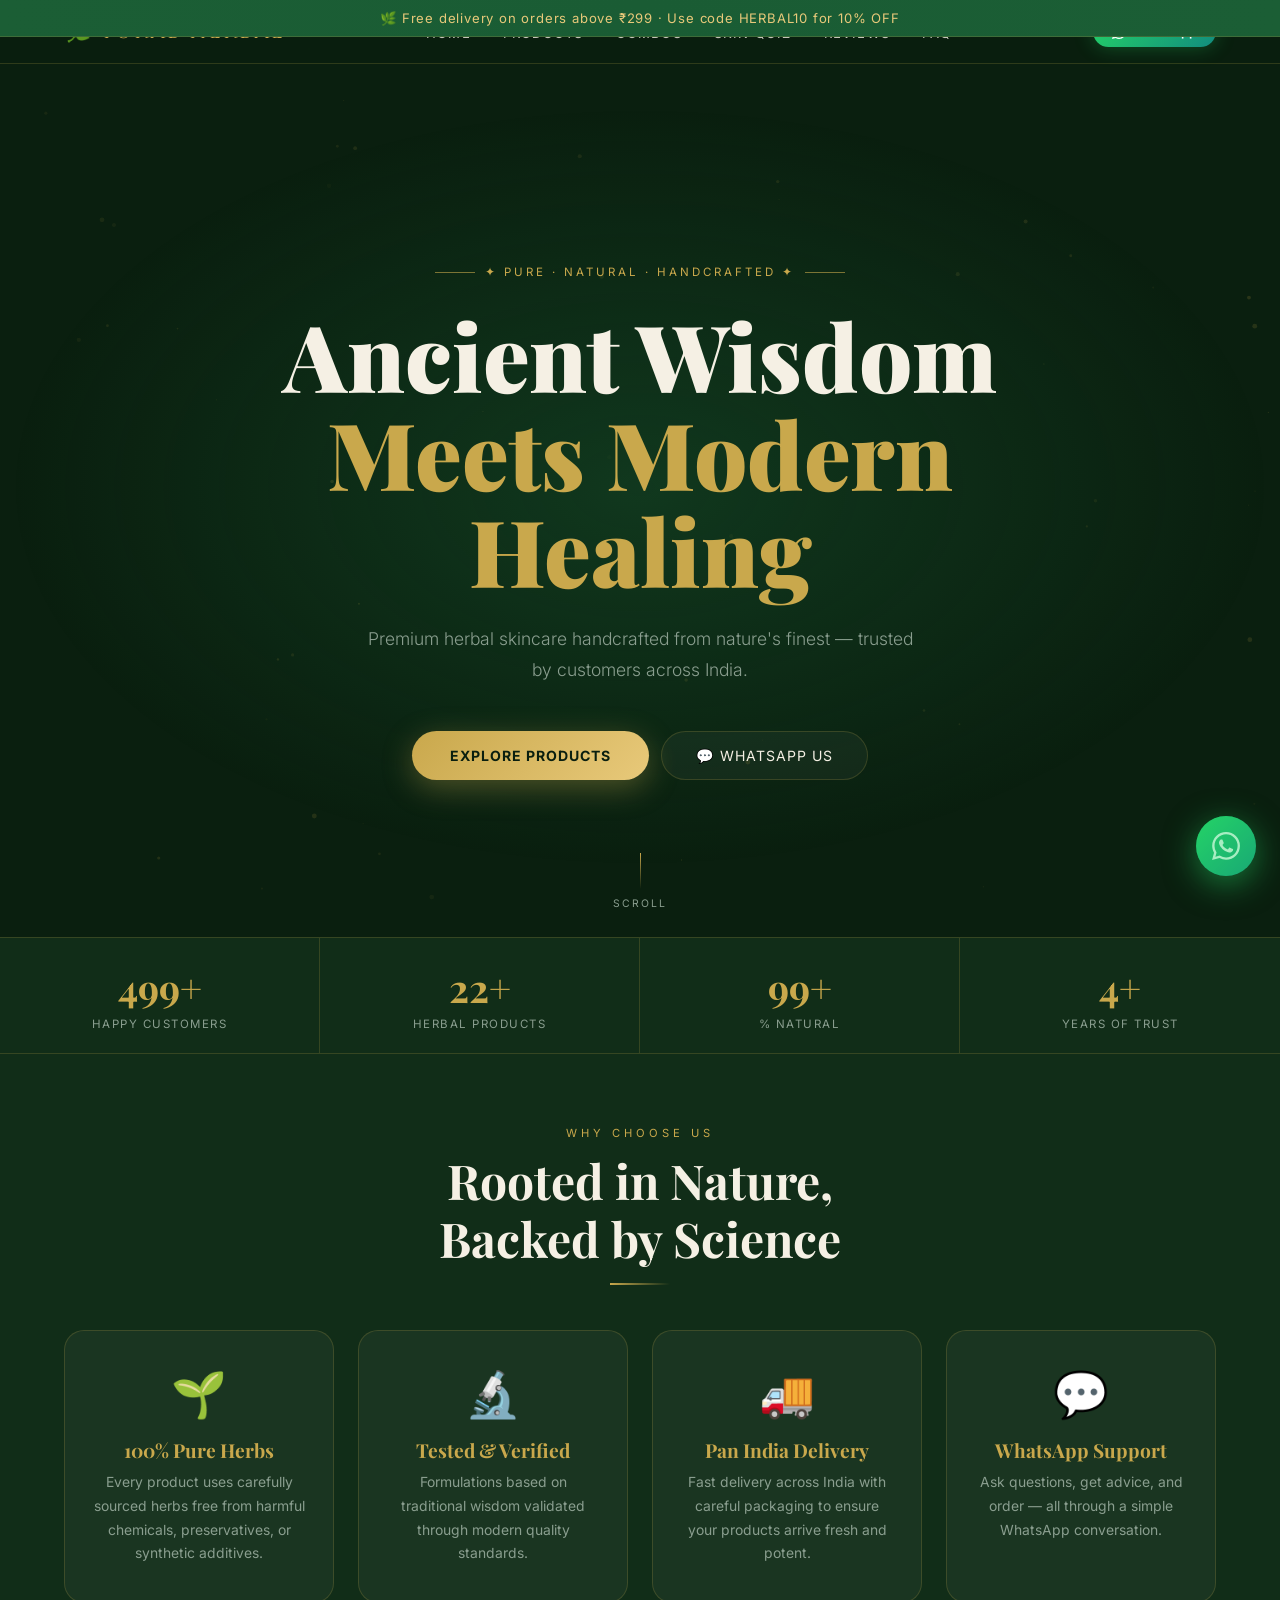
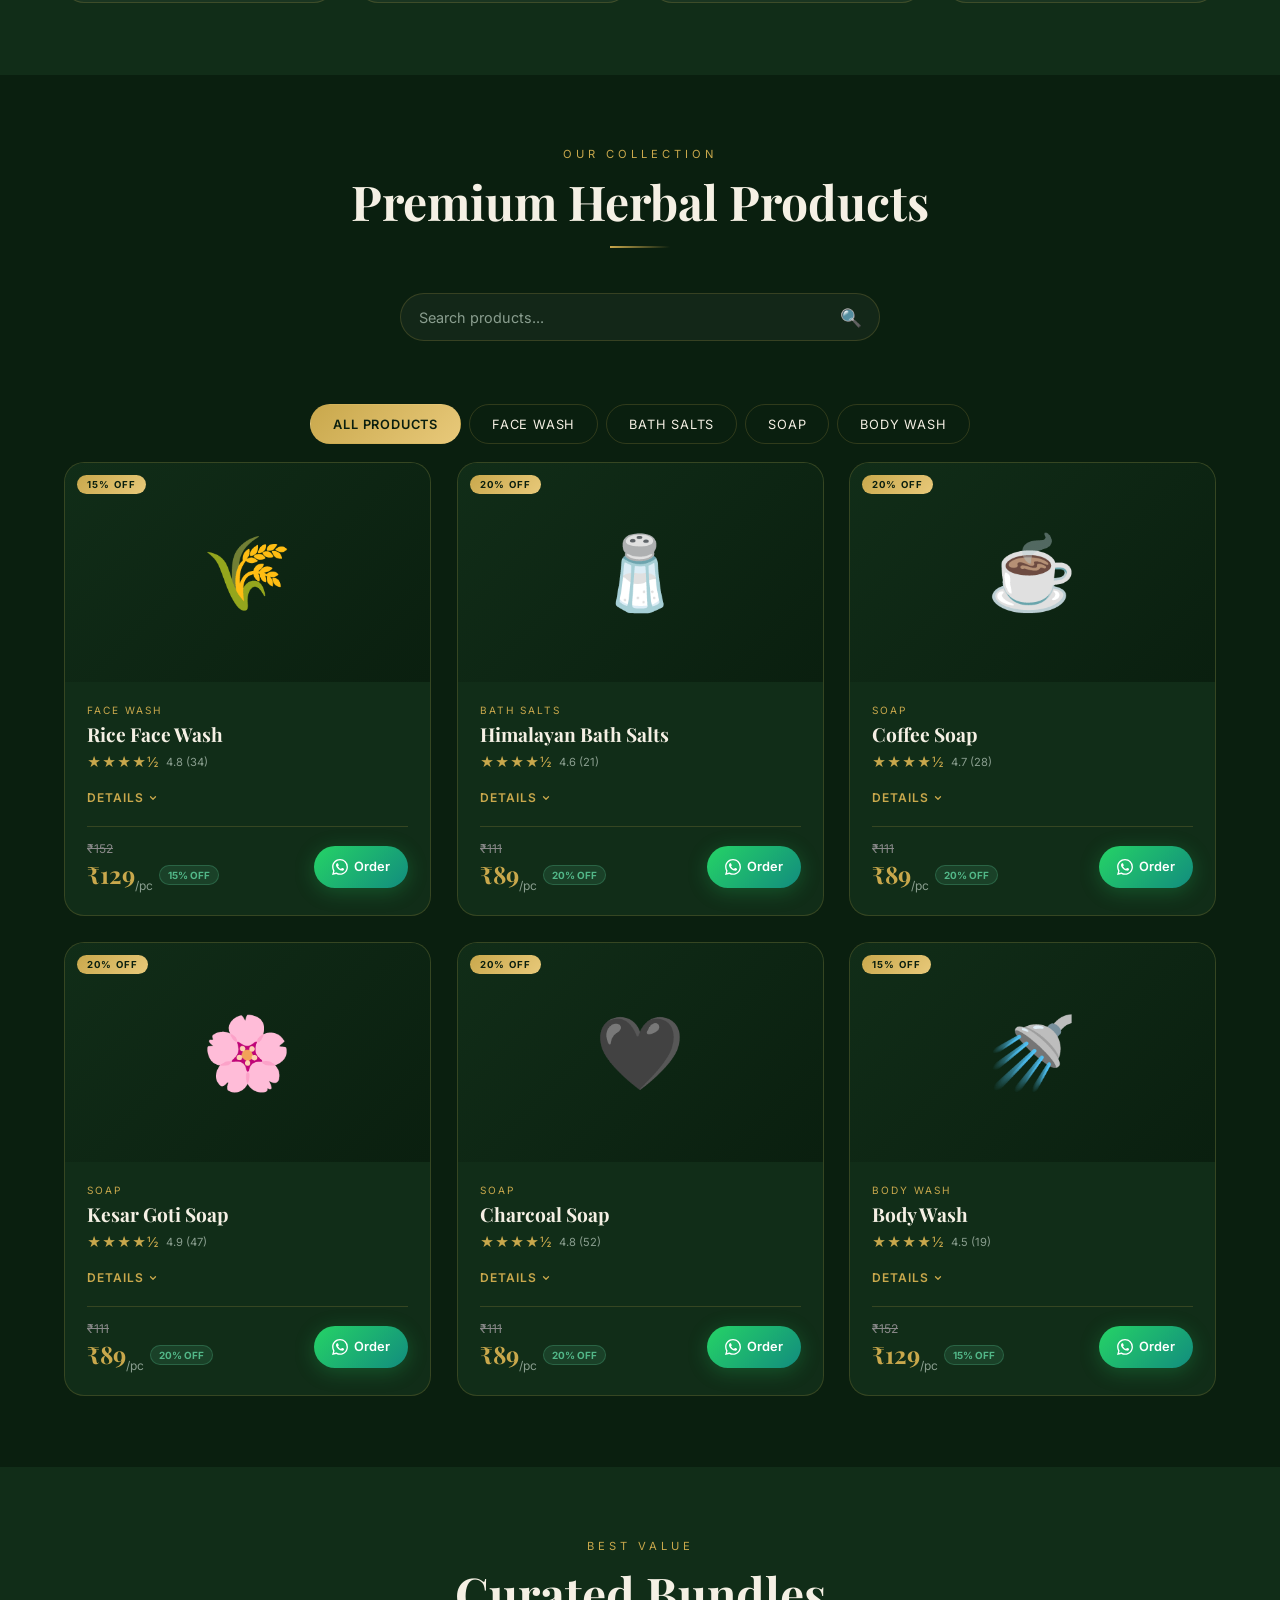
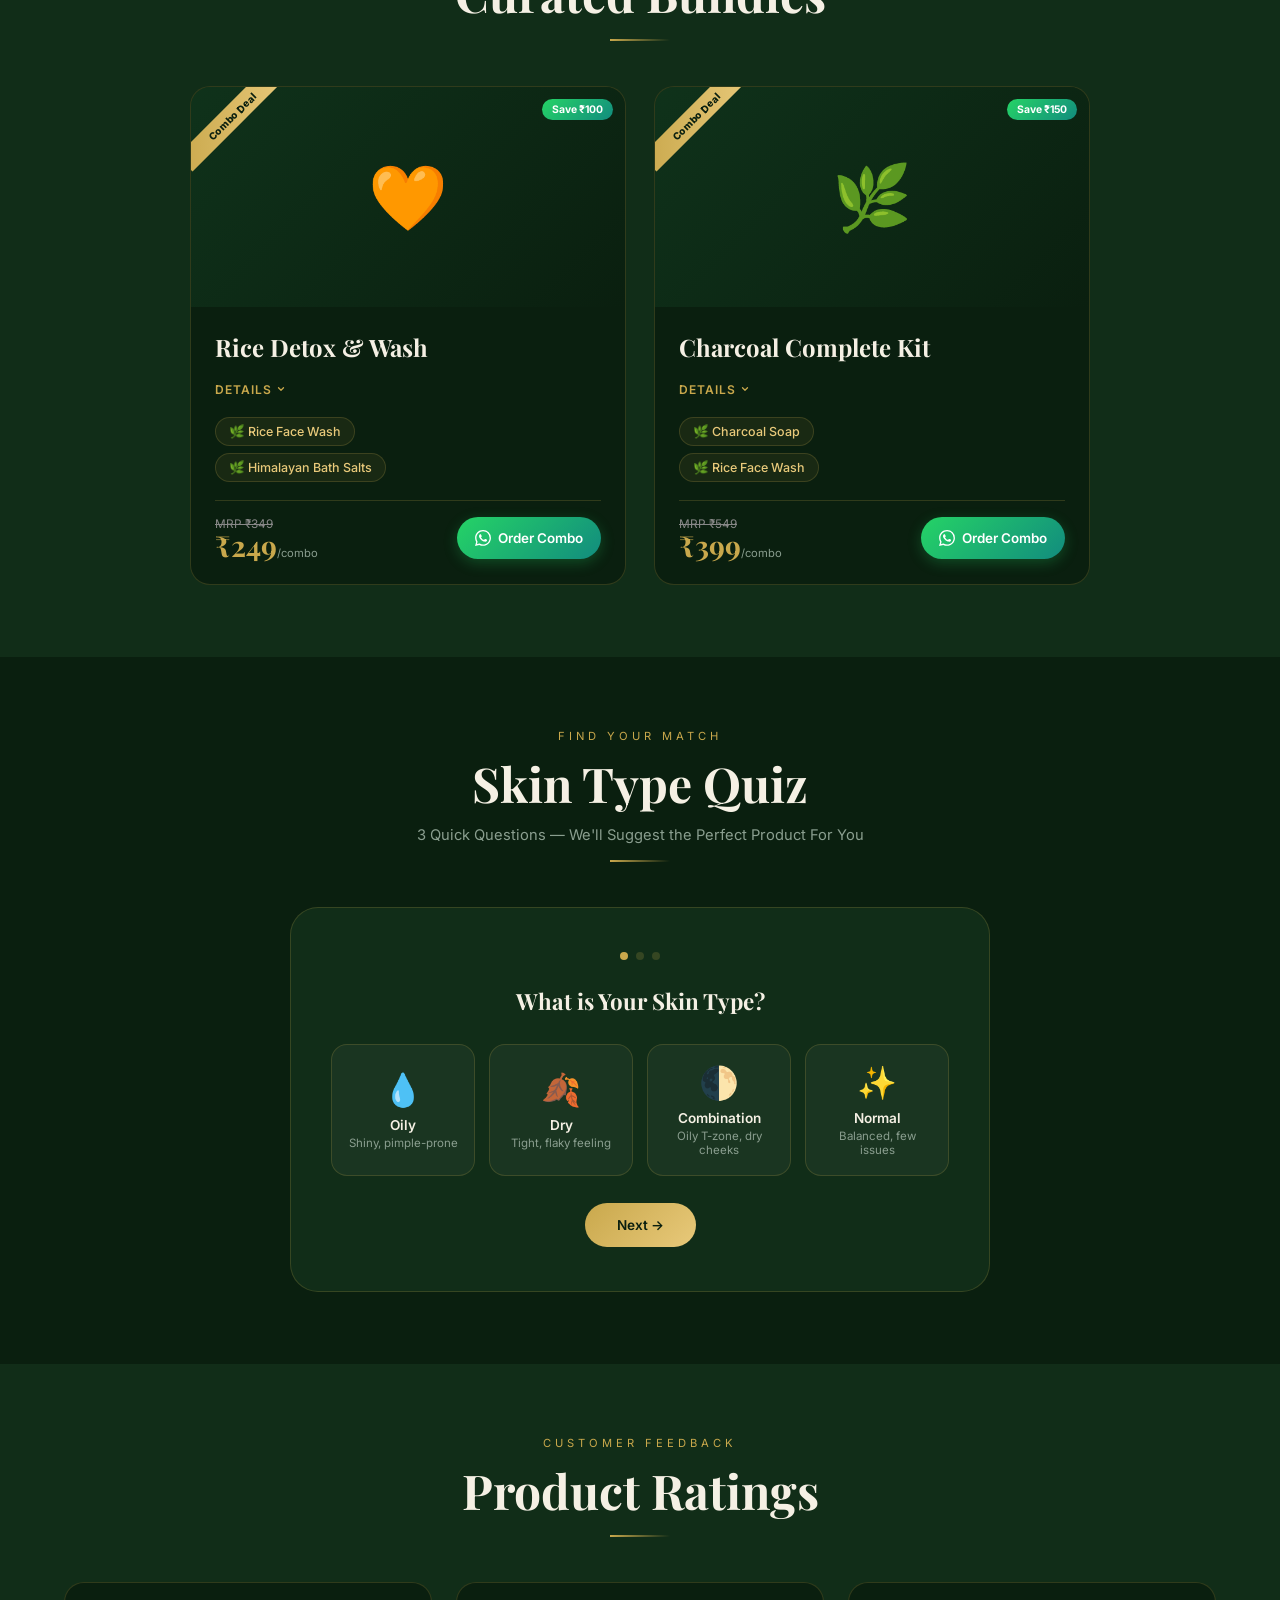
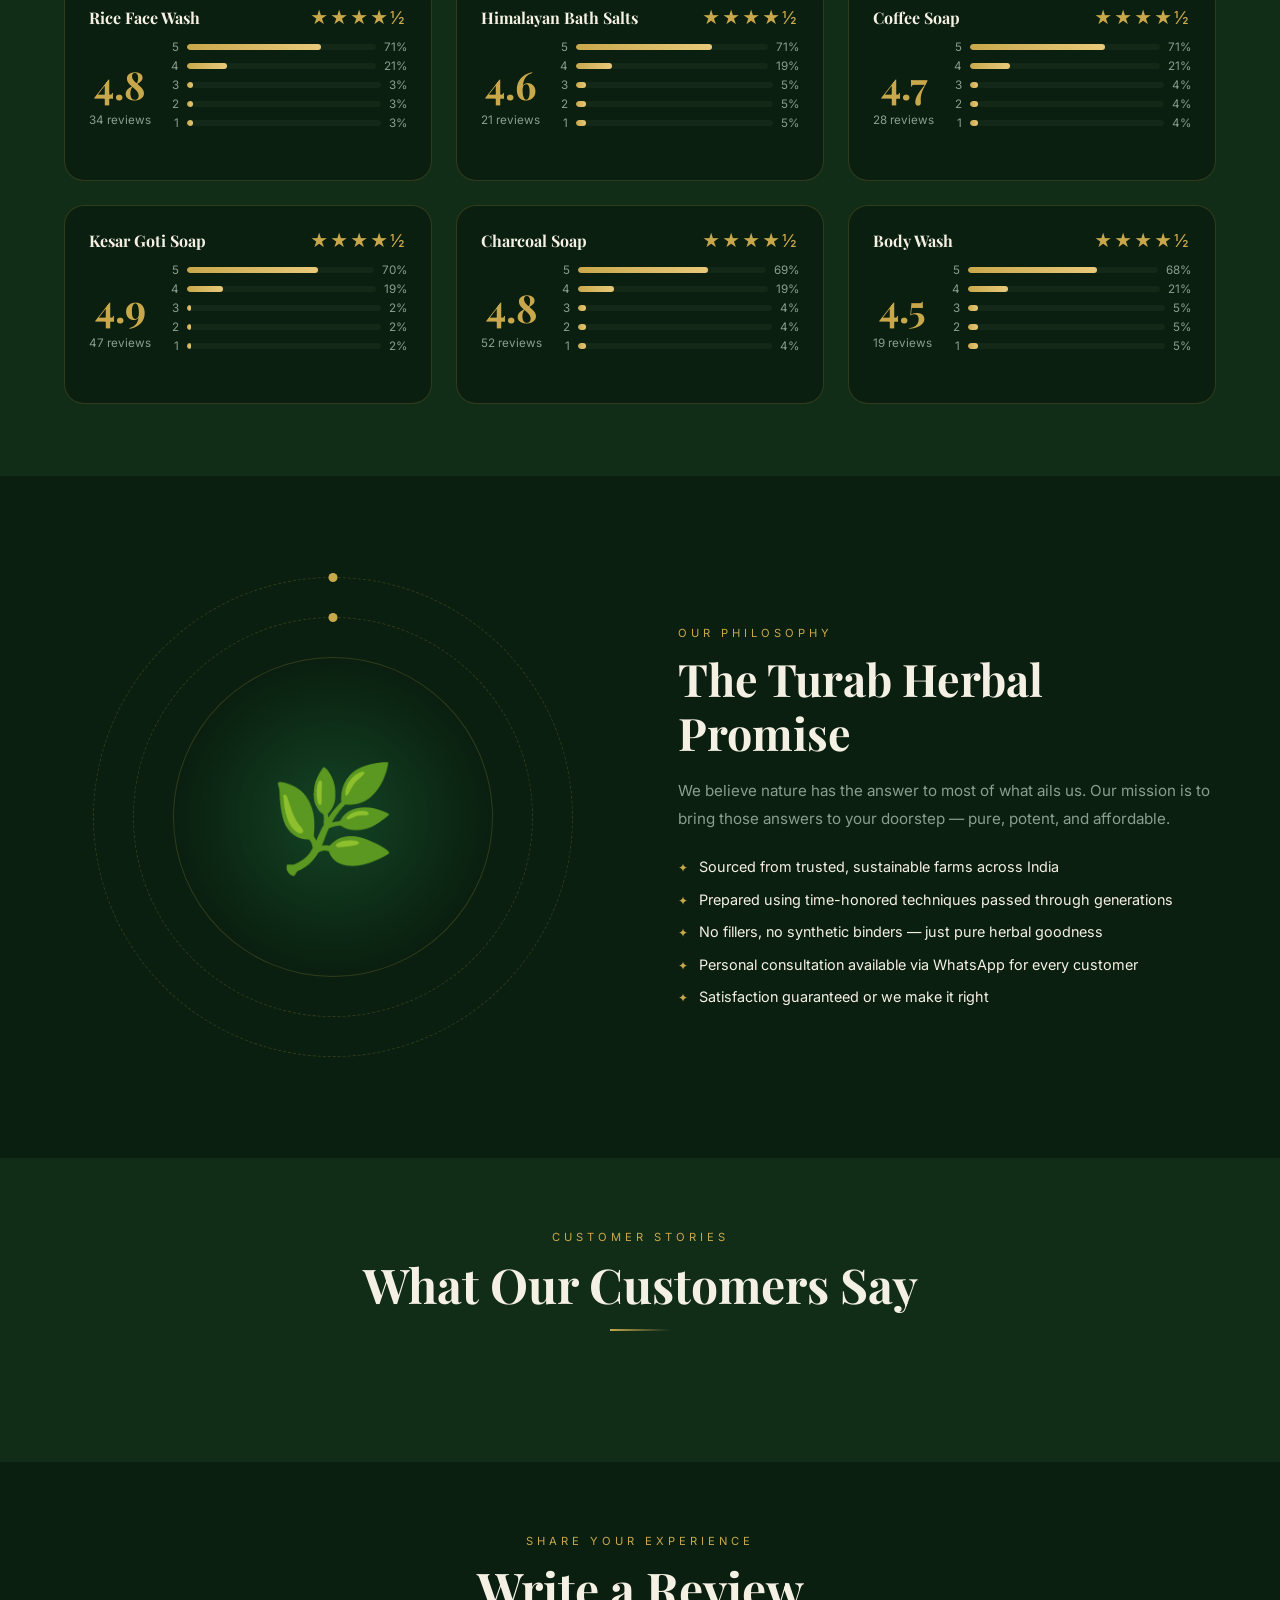
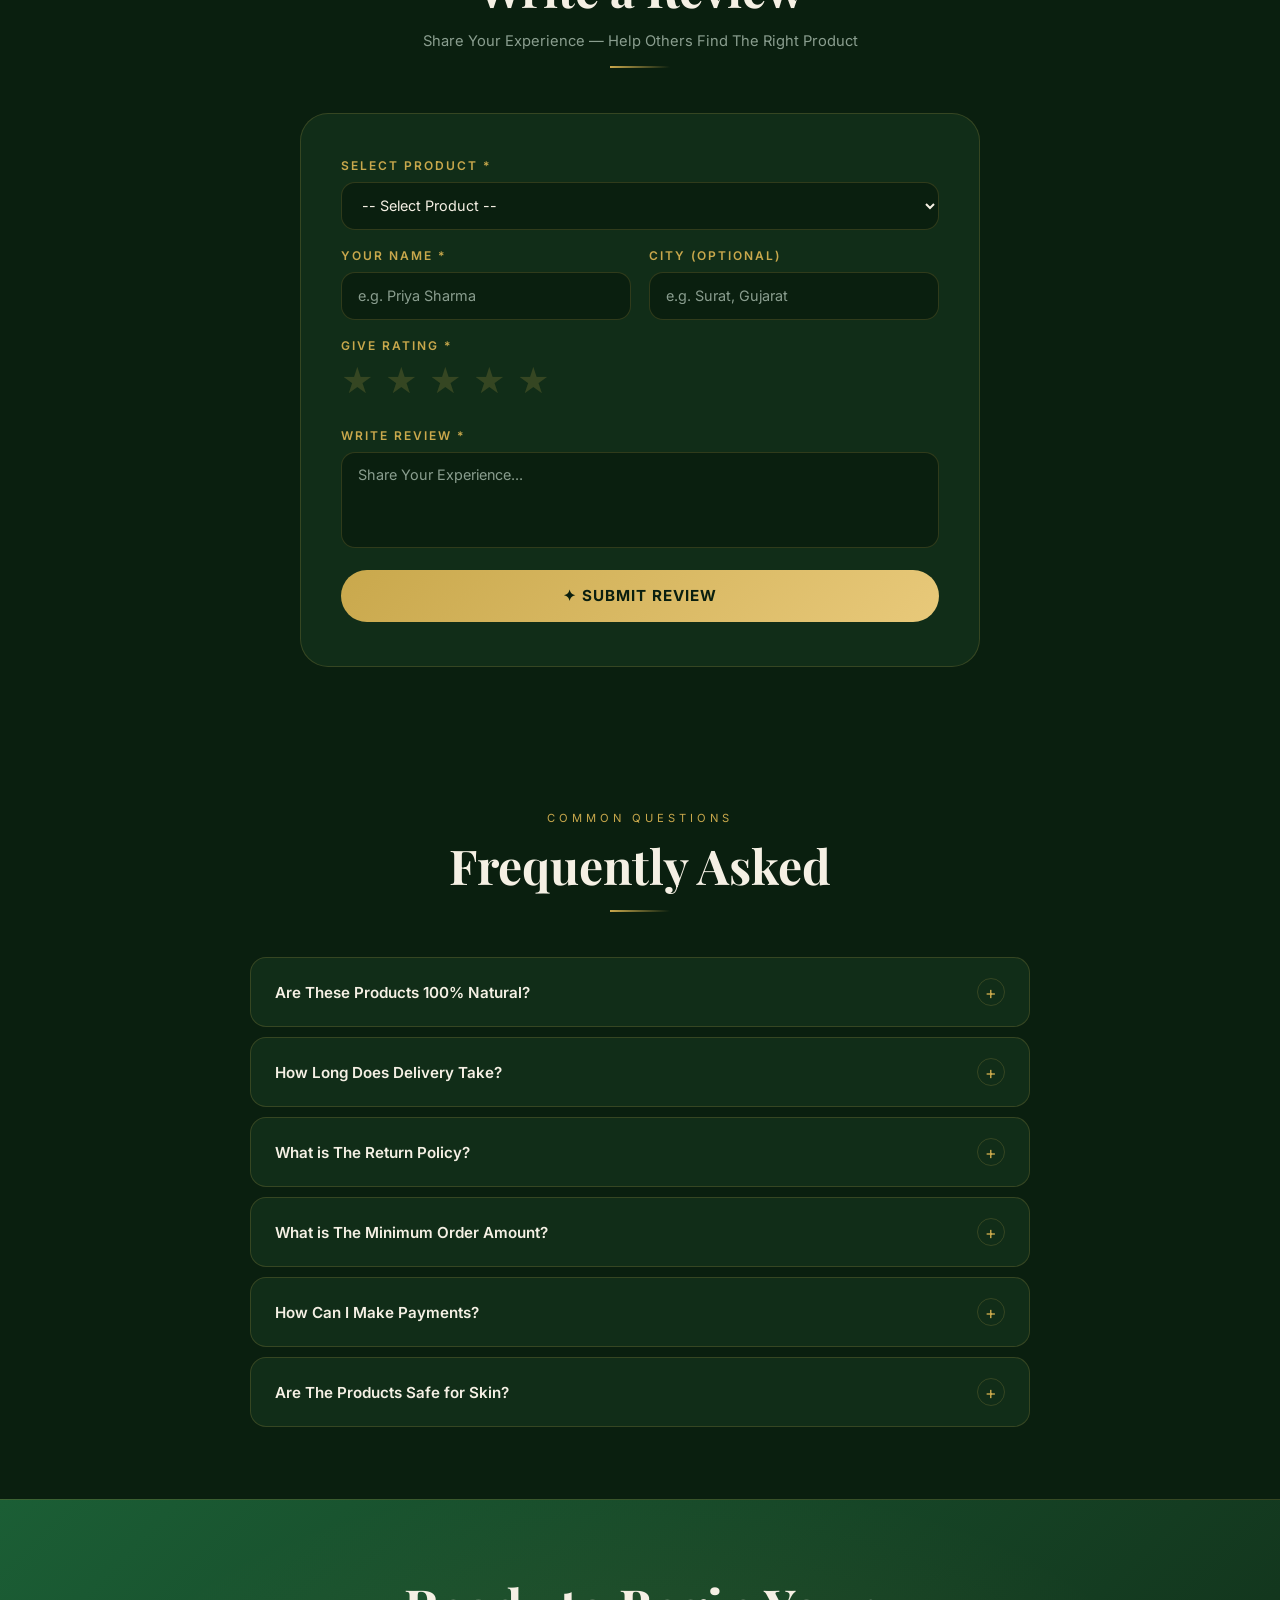
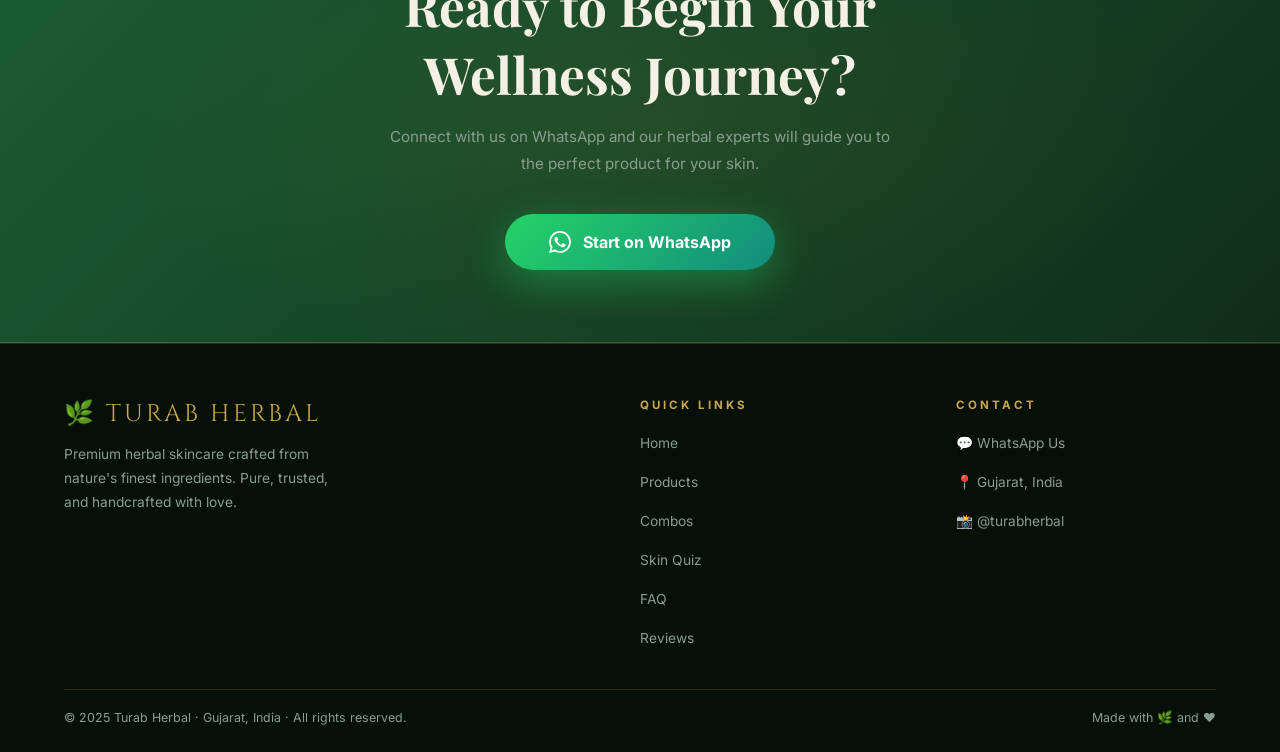
<file: index.html>
<!DOCTYPE html>
<html lang="en">
<head>
  <meta charset="UTF-8"/>
  <meta name="viewport" content="width=device-width, initial-scale=1.0, viewport-fit=cover"/>
  <meta name="theme-color" content="#0A1F0F"/>
  <title>Turab Herbal — Nature's Finest</title>
  <link href="https://fonts.googleapis.com/css2?family=Playfair+Display:wght@400;600;700;900&family=Inter:wght@300;400;500;600&family=Cinzel:wght@400;600&display=swap" rel="stylesheet"/>
  <link rel="stylesheet" href="style.css"/>
</head>
<body>

  <div id="scrollProgress"></div>

  <!-- ANNOUNCEMENT BAR -->
  <div id="announcementBar">
    <span id="announcementText">🌿 Free delivery on orders above ₹299 · Use code HERBAL10 for 10% OFF</span>
  </div>

  <!-- LOADER -->
  <div id="loader">
    <div class="loader-logo">🌿 TURAB HERBAL</div>
    <div class="loader-bar"><div class="loader-fill"></div></div>
  </div>

  <!-- PARTICLES -->
  <canvas id="particle-canvas"></canvas>

  <!-- SCROLL TO TOP -->
  <button id="scrollTopBtn" onclick="window.scrollTo({top:0,behavior:'smooth'})" title="Scroll to top">↑</button>

  <!-- MOBILE NAV OVERLAY -->
  <div class="mobile-nav" id="mobileNav">
    <button class="mob-close" onclick="closeMobileNav()" aria-label="Close menu">✕</button>
    <a href="#hero"         onclick="closeMobileNav()">Home</a>
    <a href="#products"     onclick="closeMobileNav()">Products</a>
    <a href="#combos"       onclick="closeMobileNav()">Combos</a>
    <a href="#quiz"         onclick="closeMobileNav()">Skin Quiz</a>
    <a href="#faq"          onclick="closeMobileNav()">FAQ</a>
    <a href="#testimonials" onclick="closeMobileNav()">Reviews</a>
    <a id="mobWaLink" href="#" class="mob-wa-btn" target="_blank" onclick="closeMobileNav()">
      <svg viewBox="0 0 24 24" fill="white" width="20" height="20"><path d="M17.472 14.382c-.297-.149-1.758-.867-2.03-.967-.273-.099-.471-.148-.67.15-.197.297-.767.966-.94 1.164-.173.199-.347.223-.644.075-.297-.15-1.255-.463-2.39-1.475-.883-.788-1.48-1.761-1.653-2.059-.173-.297-.018-.458.13-.606.134-.133.298-.347.446-.52.149-.174.198-.298.298-.497.099-.198.05-.371-.025-.52-.075-.149-.669-1.612-.916-2.207-.242-.579-.487-.5-.669-.51a12.8 12.8 0 0 0-.57-.01c-.198 0-.52.074-.792.372-.272.297-1.04 1.016-1.04 2.479 0 1.462 1.065 2.875 1.213 3.074.149.198 2.096 3.2 5.077 4.487.709.306 1.262.489 1.694.625.712.227 1.36.195 1.871.118.571-.085 1.758-.719 2.006-1.413.248-.694.248-1.289.173-1.413-.074-.124-.272-.198-.57-.347m-5.421 7.403h-.004a9.87 9.87 0 0 1-5.031-1.378l-.361-.214-3.741.982.998-3.648-.235-.374a9.86 9.86 0 0 1-1.51-5.26c.001-5.45 4.436-9.884 9.888-9.884 2.64 0 5.122 1.03 6.988 2.898a9.825 9.825 0 0 1 2.893 6.994c-.003 5.45-4.437 9.884-9.885 9.884m8.413-18.297A11.815 11.815 0 0 0 12.05 0C5.495 0 .16 5.335.157 11.892c0 2.096.547 4.142 1.588 5.945L.057 24l6.305-1.654a11.882 11.882 0 0 0 5.683 1.448h.005c6.554 0 11.89-5.335 11.893-11.893a11.821 11.821 0 0 0-3.48-8.413z"/></svg>
      WhatsApp Order
    </a>
  </div>

  <!-- NAV -->
  <nav id="navbar">
    <a href="#hero" class="nav-logo">🌿 TURAB HERBAL</a>
    <ul class="nav-links">
      <li><a href="#hero">Home</a></li>
      <li><a href="#products">Products</a></li>
      <li><a href="#combos">Combos</a></li>
      <li><a href="#quiz">Skin Quiz</a></li>
      <li><a href="#testimonials">Reviews</a></li>
      <li><a href="#faq">FAQ</a></li>
    </ul>
    <a id="navWaLink" href="#" class="nav-wa" target="_blank">
      <svg viewBox="0 0 24 24" fill="currentColor" width="14" height="14"><path d="M17.472 14.382c-.297-.149-1.758-.867-2.03-.967-.273-.099-.471-.148-.67.15-.197.297-.767.966-.94 1.164-.173.199-.347.223-.644.075-.297-.15-1.255-.463-2.39-1.475-.883-.788-1.48-1.761-1.653-2.059-.173-.297-.018-.458.13-.606.134-.133.298-.347.446-.52.149-.174.198-.298.298-.497.099-.198.05-.371-.025-.52-.075-.149-.669-1.612-.916-2.207-.242-.579-.487-.5-.669-.51a12.8 12.8 0 0 0-.57-.01c-.198 0-.52.074-.792.372-.272.297-1.04 1.016-1.04 2.479 0 1.462 1.065 2.875 1.213 3.074.149.198 2.096 3.2 5.077 4.487.709.306 1.262.489 1.694.625.712.227 1.36.195 1.871.118.571-.085 1.758-.719 2.006-1.413.248-.694.248-1.289.173-1.413-.074-.124-.272-.198-.57-.347m-5.421 7.403h-.004a9.87 9.87 0 0 1-5.031-1.378l-.361-.214-3.741.982.998-3.648-.235-.374a9.86 9.86 0 0 1-1.51-5.26c.001-5.45 4.436-9.884 9.888-9.884 2.64 0 5.122 1.03 6.988 2.898a9.825 9.825 0 0 1 2.893 6.994c-.003 5.45-4.437 9.884-9.885 9.884m8.413-18.297A11.815 11.815 0 0 0 12.05 0C5.495 0 .16 5.335.157 11.892c0 2.096.547 4.142 1.588 5.945L.057 24l6.305-1.654a11.882 11.882 0 0 0 5.683 1.448h.005c6.554 0 11.89-5.335 11.893-11.893a11.821 11.821 0 0 0-3.48-8.413z"/></svg>
      WhatsApp
    </a>
    <button class="hamburger" onclick="document.getElementById('mobileNav').classList.add('open')" aria-label="Open menu">
      <span></span><span></span><span></span>
    </button>
  </nav>

  <!-- HERO -->
  <section id="hero">
    <div class="hero-bg-glow"></div>
    <div class="hero-content">
      <div class="hero-eyebrow">✦ Pure · Natural · Handcrafted ✦</div>
      <h1 class="hero-title">Ancient Wisdom<span class="accent">Meets Modern Healing</span></h1>
      <p class="hero-sub">Premium herbal skincare handcrafted from nature's finest — trusted by customers across India.</p>
      <div class="hero-ctas">
        <a href="#products" class="btn-primary">Explore Products</a>
        <a id="heroWaLink" href="#" class="btn-outline" target="_blank">💬 WhatsApp Us</a>
      </div>
    </div>
    <div class="hero-scroll"><div class="scroll-line"></div>Scroll</div>
  </section>

  <!-- STATS -->
  <div class="stats-bar">
    <div class="stat-item reveal">
      <div class="stat-num" data-count="500">0</div>
      <div class="stat-label">Happy Customers</div>
    </div>
    <div class="stat-item reveal">
      <div class="stat-num" data-count="23">0</div>
      <div class="stat-label">Herbal Products</div>
    </div>
    <div class="stat-item reveal">
      <div class="stat-num" data-count="100">0</div>
      <div class="stat-label">% Natural</div>
    </div>
    <div class="stat-item reveal">
      <div class="stat-num" data-count="5">0</div>
      <div class="stat-label">Years of Trust</div>
    </div>
  </div>

  <!-- FEATURES -->
  <section id="features">
    <div class="container">
      <div class="section-header reveal">
        <span class="section-eyebrow">Why Choose Us</span>
        <h2 class="section-title">Rooted in Nature,<br/>Backed by Science</h2>
        <div class="section-line"></div>
      </div>
      <div class="features-grid">
        <div class="feature-card reveal"><span class="feature-icon">🌱</span><h3>100% Pure Herbs</h3><p>Every product uses carefully sourced herbs free from harmful chemicals, preservatives, or synthetic additives.</p></div>
        <div class="feature-card reveal"><span class="feature-icon">🔬</span><h3>Tested & Verified</h3><p>Formulations based on traditional wisdom validated through modern quality standards.</p></div>
        <div class="feature-card reveal"><span class="feature-icon">🚚</span><h3>Pan India Delivery</h3><p>Fast delivery across India with careful packaging to ensure your products arrive fresh and potent.</p></div>
        <div class="feature-card reveal"><span class="feature-icon">💬</span><h3>WhatsApp Support</h3><p>Ask questions, get advice, and order — all through a simple WhatsApp conversation.</p></div>
      </div>
    </div>
  </section>

  <!-- PRODUCTS -->
  <section id="products">
    <div class="container">
      <div class="section-header reveal">
        <span class="section-eyebrow">Our Collection</span>
        <h2 class="section-title">Premium Herbal Products</h2>
        <div class="section-line"></div>
      </div>
      <div class="search-wrap reveal">
        <input type="text" id="searchInput" placeholder="Search products..." autocomplete="off"/>
        <span class="search-icon">🔍</span>
      </div>
      <div class="search-count" id="searchCount"></div>
      <div class="filter-bar" id="filterBar"></div>
      <div class="products-grid" id="productsGrid">
        <div class="skeleton-card"><div class="skeleton-img"></div><div class="skeleton-body"><div class="skeleton-line w30"></div><div class="skeleton-line w60"></div><div class="skeleton-line w80"></div><div class="skeleton-footer"><div class="skeleton-price"></div><div class="skeleton-btn"></div></div></div></div>
        <div class="skeleton-card"><div class="skeleton-img"></div><div class="skeleton-body"><div class="skeleton-line w30"></div><div class="skeleton-line w60"></div><div class="skeleton-line w80"></div><div class="skeleton-footer"><div class="skeleton-price"></div><div class="skeleton-btn"></div></div></div></div>
        <div class="skeleton-card"><div class="skeleton-img"></div><div class="skeleton-body"><div class="skeleton-line w30"></div><div class="skeleton-line w60"></div><div class="skeleton-line w80"></div><div class="skeleton-footer"><div class="skeleton-price"></div><div class="skeleton-btn"></div></div></div></div>
      </div>
    </div>
  </section>

  <!-- COMBOS -->
  <section id="combos">
    <div class="container">
      <div class="section-header reveal">
        <span class="section-eyebrow">Best Value</span>
        <h2 class="section-title">Curated Bundles</h2>
        <div class="section-line"></div>
      </div>
      <div class="combos-grid" id="combosGrid">
        <div class="skeleton-card"><div class="skeleton-img"></div><div class="skeleton-body"><div class="skeleton-line w60"></div><div class="skeleton-line w80"></div></div></div>
        <div class="skeleton-card"><div class="skeleton-img"></div><div class="skeleton-body"><div class="skeleton-line w60"></div><div class="skeleton-line w80"></div></div></div>
      </div>
    </div>
  </section>

  <!-- QUIZ -->
  <section id="quiz">
    <div class="container">
      <div class="section-header reveal">
        <span class="section-eyebrow">Find Your Match</span>
        <h2 class="section-title">Skin Type Quiz</h2>
        <p class="section-sub">3 Quick Questions — We'll Suggest the Perfect Product For You</p>
        <div class="section-line"></div>
      </div>
      <div class="quiz-box reveal">
        <div class="quiz-progress">
          <div class="quiz-dot done" id="qd0"></div>
          <div class="quiz-dot" id="qd1"></div>
          <div class="quiz-dot" id="qd2"></div>
        </div>
        <div class="quiz-step active" id="qs0">
          <div class="quiz-q">What is Your Skin Type?</div>
          <div class="quiz-options">
            <div class="quiz-opt" onclick="selectOpt(this,0,'oily')"><span class="opt-icon">💧</span><div class="opt-label">Oily</div><div class="opt-sub">Shiny, pimple-prone</div></div>
            <div class="quiz-opt" onclick="selectOpt(this,0,'dry')"><span class="opt-icon">🍂</span><div class="opt-label">Dry</div><div class="opt-sub">Tight, flaky feeling</div></div>
            <div class="quiz-opt" onclick="selectOpt(this,0,'combo')"><span class="opt-icon">🌓</span><div class="opt-label">Combination</div><div class="opt-sub">Oily T-zone, dry cheeks</div></div>
            <div class="quiz-opt" onclick="selectOpt(this,0,'normal')"><span class="opt-icon">✨</span><div class="opt-label">Normal</div><div class="opt-sub">Balanced, few issues</div></div>
          </div>
          <div class="quiz-nav"><button class="quiz-btn primary" onclick="nextStep(1)">Next →</button></div>
        </div>
        <div class="quiz-step" id="qs1">
          <div class="quiz-q">What is Your Main Skin Concern?</div>
          <div class="quiz-options">
            <div class="quiz-opt" onclick="selectOpt(this,1,'glow')"><span class="opt-icon">🌟</span><div class="opt-label">Glowing Skin</div><div class="opt-sub">Brighter Skin</div></div>
            <div class="quiz-opt" onclick="selectOpt(this,1,'acne')"><span class="opt-icon">🎯</span><div class="opt-label">Acne / Pimples</div><div class="opt-sub">Clear Skin</div></div>
            <div class="quiz-opt" onclick="selectOpt(this,1,'tan')"><span class="opt-icon">☀️</span><div class="opt-label">Tan Removal</div><div class="opt-sub">Even Skin Tone</div></div>
            <div class="quiz-opt" onclick="selectOpt(this,1,'hydration')"><span class="opt-icon">💦</span><div class="opt-label">Hydration</div><div class="opt-sub">Soft Smooth Skin</div></div>
          </div>
          <div class="quiz-nav">
            <button class="quiz-btn secondary" onclick="nextStep(0)">← Back</button>
            <button class="quiz-btn primary" onclick="nextStep(2)">Next →</button>
          </div>
        </div>
        <div class="quiz-step" id="qs2">
          <div class="quiz-q">What is Your Budget Per Product?</div>
          <div class="quiz-options">
            <div class="quiz-opt" onclick="selectOpt(this,2,'low')"><span class="opt-icon">🪙</span><div class="opt-label">Under ₹100</div><div class="opt-sub">Budget friendly</div></div>
            <div class="quiz-opt" onclick="selectOpt(this,2,'mid')"><span class="opt-icon">💰</span><div class="opt-label">₹100 – ₹200</div><div class="opt-sub">Value for money</div></div>
            <div class="quiz-opt" onclick="selectOpt(this,2,'any')"><span class="opt-icon">🛍️</span><div class="opt-label">No limit</div><div class="opt-sub">Best Quality</div></div>
          </div>
          <div class="quiz-nav">
            <button class="quiz-btn secondary" onclick="nextStep(1)">← Back</button>
            <button class="quiz-btn primary" onclick="showQuizResult()">See Results 🌿</button>
          </div>
        </div>
        <div class="quiz-step" id="qsResult">
          <div class="quiz-result">
            <h3 id="quizResultTitle">Your Perfect Picks 🌿</h3>
            <p id="quizResultDesc">Based on your skin type and concerns, these products are best for you:</p>
            <div class="quiz-recommended" id="quizRecommended"></div>
            <a id="quizWaBtn" href="#" target="_blank" class="wa-btn" style="display:inline-flex;margin:0 auto 16px;">
              <svg viewBox="0 0 24 24" fill="white" width="16" height="16"><path d="M17.472 14.382c-.297-.149-1.758-.867-2.03-.967-.273-.099-.471-.148-.67.15-.197.297-.767.966-.94 1.164-.173.199-.347.223-.644.075-.297-.15-1.255-.463-2.39-1.475-.883-.788-1.48-1.761-1.653-2.059-.173-.297-.018-.458.13-.606.134-.133.298-.347.446-.52.149-.174.198-.298.298-.497.099-.198.05-.371-.025-.52-.075-.149-.669-1.612-.916-2.207-.242-.579-.487-.5-.669-.51a12.8 12.8 0 0 0-.57-.01c-.198 0-.52.074-.792.372-.272.297-1.04 1.016-1.04 2.479 0 1.462 1.065 2.875 1.213 3.074.149.198 2.096 3.2 5.077 4.487.709.306 1.262.489 1.694.625.712.227 1.36.195 1.871.118.571-.085 1.758-.719 2.006-1.413.248-.694.248-1.289.173-1.413-.074-.124-.272-.198-.57-.347m-5.421 7.403h-.004a9.87 9.87 0 0 1-5.031-1.378l-.361-.214-3.741.982.998-3.648-.235-.374a9.86 9.86 0 0 1-1.51-5.26c.001-5.45 4.436-9.884 9.888-9.884 2.64 0 5.122 1.03 6.988 2.898a9.825 9.825 0 0 1 2.893 6.994c-.003 5.45-4.437 9.884-9.885 9.884m8.413-18.297A11.815 11.815 0 0 0 12.05 0C5.495 0 .16 5.335.157 11.892c0 2.096.547 4.142 1.588 5.945L.057 24l6.305-1.654a11.882 11.882 0 0 0 5.683 1.448h.005c6.554 0 11.89-5.335 11.893-11.893a11.821 11.821 0 0 0-3.48-8.413z"/></svg>
              Order on WhatsApp
            </a><br>
            <button class="quiz-retry" onclick="resetQuiz()">↺ Retake Quiz</button>
          </div>
        </div>
      </div>
    </div>
  </section>

  <!-- RATINGS -->
  <section id="ratings">
    <div class="container">
      <div class="section-header reveal">
        <span class="section-eyebrow">Customer Feedback</span>
        <h2 class="section-title">Product Ratings</h2>
        <div class="section-line"></div>
      </div>
      <div class="ratings-grid" id="ratingsGrid">
        <div class="skeleton-card"><div class="skeleton-img" style="height:140px"></div><div class="skeleton-body"><div class="skeleton-line w60"></div><div class="skeleton-line w80"></div></div></div>
        <div class="skeleton-card"><div class="skeleton-img" style="height:140px"></div><div class="skeleton-body"><div class="skeleton-line w60"></div><div class="skeleton-line w80"></div></div></div>
      </div>
    </div>
  </section>

  <!-- WHY -->
  <section id="why">
    <div class="container">
      <div class="why-grid">
        <div class="why-visual reveal">
          <div class="why-orbit o1"><div class="orbit-dot"></div></div>
          <div class="why-orbit o2"><div class="orbit-dot"></div></div>
          <div class="why-circle">🌿</div>
        </div>
        <div class="why-content reveal">
          <span class="section-eyebrow">Our Philosophy</span>
          <h2>The Turab Herbal Promise</h2>
          <p>We believe nature has the answer to most of what ails us. Our mission is to bring those answers to your doorstep — pure, potent, and affordable.</p>
          <ul class="why-list">
            <li>Sourced from trusted, sustainable farms across India</li>
            <li>Prepared using time-honored techniques passed through generations</li>
            <li>No fillers, no synthetic binders — just pure herbal goodness</li>
            <li>Personal consultation available via WhatsApp for every customer</li>
            <li>Satisfaction guaranteed or we make it right</li>
          </ul>
        </div>
      </div>
    </div>
  </section>

  <!-- TESTIMONIALS -->
  <section id="testimonials">
    <div class="container">
      <div class="section-header reveal">
        <span class="section-eyebrow">Customer Stories</span>
        <h2 class="section-title">What Our Customers Say</h2>
        <div class="section-line"></div>
      </div>
      <div class="testimonials-track reveal" id="testimonialsTrack"></div>
    </div>
  </section>

  <!-- REVIEW FORM -->
  <section id="reviewForm">
    <div class="container">
      <div class="section-header reveal">
        <span class="section-eyebrow">Share Your Experience</span>
        <h2 class="section-title">Write a Review</h2>
        <p class="section-sub">Share Your Experience — Help Others Find The Right Product</p>
        <div class="section-line"></div>
      </div>
      <div class="review-form-box reveal">
        <div class="form-group">
          <label>Select Product *</label>
          <select id="rf-product"><option value="">-- Select a Product --</option></select>
        </div>
        <div class="form-row">
          <div class="form-group">
            <label>Your Name *</label>
            <input type="text" id="rf-name" placeholder="e.g. Priya Sharma" maxlength="50"/>
          </div>
          <div class="form-group">
            <label>City (Optional)</label>
            <input type="text" id="rf-location" placeholder="e.g. Surat, Gujarat" maxlength="50"/>
          </div>
        </div>
        <div class="form-group">
          <label>Give Rating *</label>
          <div class="star-input">
            <input type="radio" id="s5" name="rating" value="5"><label for="s5" title="5 stars">★</label>
            <input type="radio" id="s4" name="rating" value="4"><label for="s4" title="4 stars">★</label>
            <input type="radio" id="s3" name="rating" value="3"><label for="s3" title="3 stars">★</label>
            <input type="radio" id="s2" name="rating" value="2"><label for="s2" title="2 stars">★</label>
            <input type="radio" id="s1" name="rating" value="1"><label for="s1" title="1 star">★</label>
          </div>
        </div>
        <div class="form-group">
          <label>Write Review *</label>
          <textarea id="rf-text" rows="4" placeholder="Share Your Experience..." maxlength="300"></textarea>
        </div>
        <button class="review-submit-btn" id="reviewSubmitBtn" onclick="submitReview()">✦ Submit Review</button>
        <div class="form-msg" id="formMsg"></div>
      </div>
    </div>
  </section>

  <!-- FAQ -->
  <section id="faq">
    <div class="container">
      <div class="section-header reveal">
        <span class="section-eyebrow">Common Questions</span>
        <h2 class="section-title">Frequently Asked</h2>
        <div class="section-line"></div>
      </div>
      <div class="faq-list reveal" id="faqList"></div>
    </div>
  </section>

  <!-- CTA -->
  <div id="cta-banner">
    <h2>Ready to Begin Your<br/>Wellness Journey?</h2>
    <p>Connect with us on WhatsApp and our herbal experts will guide you to the perfect product for your skin.</p>
    <a id="ctaWaLink" href="#" class="wa-big-btn" target="_blank">
      <svg viewBox="0 0 24 24"><path d="M17.472 14.382c-.297-.149-1.758-.867-2.03-.967-.273-.099-.471-.148-.67.15-.197.297-.767.966-.94 1.164-.173.199-.347.223-.644.075-.297-.15-1.255-.463-2.39-1.475-.883-.788-1.48-1.761-1.653-2.059-.173-.297-.018-.458.13-.606.134-.133.298-.347.446-.52.149-.174.198-.298.298-.497.099-.198.05-.371-.025-.52-.075-.149-.669-1.612-.916-2.207-.242-.579-.487-.5-.669-.51a12.8 12.8 0 0 0-.57-.01c-.198 0-.52.074-.792.372-.272.297-1.04 1.016-1.04 2.479 0 1.462 1.065 2.875 1.213 3.074.149.198 2.096 3.2 5.077 4.487.709.306 1.262.489 1.694.625.712.227 1.36.195 1.871.118.571-.085 1.758-.719 2.006-1.413.248-.694.248-1.289.173-1.413-.074-.124-.272-.198-.57-.347m-5.421 7.403h-.004a9.87 9.87 0 0 1-5.031-1.378l-.361-.214-3.741.982.998-3.648-.235-.374a9.86 9.86 0 0 1-1.51-5.26c.001-5.45 4.436-9.884 9.888-9.884 2.64 0 5.122 1.03 6.988 2.898a9.825 9.825 0 0 1 2.893 6.994c-.003 5.45-4.437 9.884-9.885 9.884m8.413-18.297A11.815 11.815 0 0 0 12.05 0C5.495 0 .16 5.335.157 11.892c0 2.096.547 4.142 1.588 5.945L.057 24l6.305-1.654a11.882 11.882 0 0 0 5.683 1.448h.005c6.554 0 11.89-5.335 11.893-11.893a11.821 11.821 0 0 0-3.48-8.413z"/></svg>
      Start on WhatsApp
    </a>
  </div>

  <!-- FOOTER -->
  <footer>
    <div class="footer-grid">
      <div class="footer-brand">
        <div class="footer-logo">🌿 TURAB HERBAL</div>
        <p>Premium herbal skincare crafted from nature's finest ingredients. Pure, trusted, and handcrafted with love.</p>
      </div>
      <div class="footer-col">
        <h4>Quick Links</h4>
        <ul>
          <li><a href="#hero">Home</a></li>
          <li><a href="#products">Products</a></li>
          <li><a href="#combos">Combos</a></li>
          <li><a href="#quiz">Skin Quiz</a></li>
          <li><a href="#faq">FAQ</a></li>
          <li><a href="#testimonials">Reviews</a></li>
        </ul>
      </div>
      <div class="footer-col">
        <h4>Contact</h4>
        <ul>
          <li><a id="footerWaLink" href="#" target="_blank">💬 WhatsApp Us</a></li>
          <li><a href="#">📍 Gujarat, India</a></li>
          <li><a href="https://instagram.com/turabherbal" target="_blank">📸 @turabherbal</a></li>
        </ul>
      </div>
    </div>
    <div class="footer-bottom">
      <span>© 2025 Turab Herbal · Gujarat, India · All rights reserved.</span>
      <span>Made with 🌿 and ❤️</span>
    </div>
  </footer>

  <!-- FLOATING WA -->
  <a id="floatingWa" href="#" class="floating-wa" target="_blank" aria-label="WhatsApp">
    <svg viewBox="0 0 24 24"><path d="M17.472 14.382c-.297-.149-1.758-.867-2.03-.967-.273-.099-.471-.148-.67.15-.197.297-.767.966-.94 1.164-.173.199-.347.223-.644.075-.297-.15-1.255-.463-2.39-1.475-.883-.788-1.48-1.761-1.653-2.059-.173-.297-.018-.458.13-.606.134-.133.298-.347.446-.52.149-.174.198-.298.298-.497.099-.198.05-.371-.025-.52-.075-.149-.669-1.612-.916-2.207-.242-.579-.487-.5-.669-.51a12.8 12.8 0 0 0-.57-.01c-.198 0-.52.074-.792.372-.272.297-1.04 1.016-1.04 2.479 0 1.462 1.065 2.875 1.213 3.074.149.198 2.096 3.2 5.077 4.487.709.306 1.262.489 1.694.625.712.227 1.36.195 1.871.118.571-.085 1.758-.719 2.006-1.413.248-.694.248-1.289.173-1.413-.074-.124-.272-.198-.57-.347m-5.421 7.403h-.004a9.87 9.87 0 0 1-5.031-1.378l-.361-.214-3.741.982.998-3.648-.235-.374a9.86 9.86 0 0 1-1.51-5.26c.001-5.45 4.436-9.884 9.888-9.884 2.64 0 5.122 1.03 6.988 2.898a9.825 9.825 0 0 1 2.893 6.994c-.003 5.45-4.437 9.884-9.885 9.884m8.413-18.297A11.815 11.815 0 0 0 12.05 0C5.495 0 .16 5.335.157 11.892c0 2.096.547 4.142 1.588 5.945L.057 24l6.305-1.654a11.882 11.882 0 0 0 5.683 1.448h.005c6.554 0 11.89-5.335 11.893-11.893a11.821 11.821 0 0 0-3.48-8.413z"/></svg>
  </a>

  <!-- LIGHTBOX -->
  <div id="imageLightbox" class="lightbox" onclick="closeLightbox()">
    <span class="lightbox-close" onclick="closeLightbox()">×</span>
    <img class="lightbox-content" id="lightboxImg" onclick="event.stopPropagation()" alt="Product image"/>
  </div>

  <script src="script.js"></script>
</body>
</html>
</file>
<file: style.css>
/* ═══════════════════════════════════════
   ROOT TOKENS
═══════════════════════════════════════ */
:root {
  --deep-green: #0A1F0F;
  --forest: #112D18;
  --emerald: #1B5E35;
  --gold: #C9A84C;
  --gold-light: #E8C97A;
  --cream: #F5F0E4;
  --text-muted: #8A9E8F;
  --glass: rgba(255,255,255,0.04);
  --glass-border: rgba(201,168,76,0.2);
  --wa: #25D366;
  --radius-card: 20px;
  --radius-pill: 50px;
  --safe-top: env(safe-area-inset-top, 0px);
  --safe-bottom: env(safe-area-inset-bottom, 0px);
  --safe-left: env(safe-area-inset-left, 0px);
  --safe-right: env(safe-area-inset-right, 0px);
}

*, *::before, *::after { margin:0; padding:0; box-sizing:border-box; }
html { scroll-behavior:smooth; -webkit-text-size-adjust:100%; }
body {
  background: var(--deep-green);
  color: var(--cream);
  font-family: 'Inter', sans-serif;
  overflow-x: hidden;
  min-height: 100vh;
}
img { max-width:100%; display:block; }
a { color:inherit; }
button { font-family:inherit; }

/* ═══ LOADER ═══ */
#loader {
  position:fixed; inset:0; z-index:9999;
  background:var(--deep-green);
  display:flex; flex-direction:column; align-items:center; justify-content:center; gap:20px;
  transition:opacity .8s ease, visibility .8s ease;
}
#loader.hidden { opacity:0; visibility:hidden; pointer-events:none; }
.loader-logo {
  font-family:'Cinzel',serif; font-size:clamp(1.4rem,6vw,2.2rem);
  color:var(--gold); letter-spacing:4px;
  animation:pulse-text 1.5s ease infinite;
  text-align:center; padding:0 16px;
}
.loader-bar { width:min(200px,60vw); height:2px; background:var(--forest); border-radius:2px; overflow:hidden; }
.loader-fill { height:100%; background:linear-gradient(90deg,var(--gold),var(--gold-light)); animation:fill-bar 2.2s ease forwards; }
@keyframes fill-bar { from{width:0} to{width:100%} }
@keyframes pulse-text { 0%,100%{opacity:1} 50%{opacity:.4} }

/* ═══ PARTICLES ═══ */
#particle-canvas { position:fixed; inset:0; z-index:0; pointer-events:none; opacity:.35; }

/* ═══ SCROLL PROGRESS ═══ */
#scrollProgress {
  position:fixed; top:0; left:0; height:3px; width:0%;
  background:linear-gradient(90deg,var(--gold),var(--gold-light));
  z-index:99999; transition:width .05s linear;
}

/* ═══ SCROLL TO TOP ═══ */
#scrollTopBtn {
  position:fixed; bottom:calc(104px + var(--safe-bottom)); right:24px;
  z-index:499; width:44px; height:44px; border-radius:50%;
  background:rgba(10,31,15,.92); border:1px solid var(--glass-border);
  color:var(--gold); font-size:1.1rem; cursor:pointer;
  display:flex; align-items:center; justify-content:center;
  opacity:0; visibility:hidden; transition:all .3s; backdrop-filter:blur(10px);
  -webkit-backdrop-filter:blur(10px);
}
#scrollTopBtn.show { opacity:1; visibility:visible; }
#scrollTopBtn:hover { background:var(--emerald); border-color:var(--gold); transform:translateY(-3px); }

/* ═══ ANNOUNCEMENT BAR ═══ */
#announcementBar {
  display:none;
  background:linear-gradient(90deg,var(--emerald),#1a5c34,var(--emerald));
  text-align:center; padding:10px 16px;
  font-size:clamp(.72rem,.85vw + .5rem,.82rem);
  letter-spacing:.8px; color:var(--gold-light);
  position:relative; z-index:1001;
  border-bottom:1px solid var(--glass-border);
  padding-top:calc(10px + var(--safe-top));
}
#announcementBar.show { display:block; }

/* ═══ NAV ═══ */
nav {
  position:fixed; top:0; width:100%; z-index:1000;
  padding:16px 5%;
  display:flex; align-items:center; justify-content:space-between;
  background:rgba(10,31,15,.88);
  backdrop-filter:blur(18px); -webkit-backdrop-filter:blur(18px);
  border-bottom:1px solid var(--glass-border);
  transition:padding .3s;
  padding-left:max(5%, calc(var(--safe-left) + 5%));
  padding-right:max(5%, calc(var(--safe-right) + 5%));
}
nav.scrolled { padding-top:10px; padding-bottom:10px; }
.nav-logo {
  font-family:'Cinzel',serif; font-size:clamp(1.05rem,2.5vw,1.35rem);
  color:var(--gold); letter-spacing:2px; text-decoration:none;
  display:flex; align-items:center; gap:8px; white-space:nowrap;
}
.nav-links { display:flex; gap:clamp(16px,2.5vw,32px); list-style:none; }
.nav-links a {
  color:var(--cream); text-decoration:none;
  font-size:clamp(.72rem,.8vw + .35rem,.82rem);
  letter-spacing:1.2px; text-transform:uppercase;
  opacity:.8; transition:all .2s; position:relative; white-space:nowrap;
}
.nav-links a::after {
  content:''; position:absolute; bottom:-4px; left:0;
  width:0; height:1px; background:var(--gold); transition:width .3s;
}
.nav-links a:hover { opacity:1; color:var(--gold); }
.nav-links a:hover::after { width:100%; }
.nav-wa {
  display:flex; align-items:center; gap:7px;
  background:linear-gradient(135deg,#25D366,#128C7E);
  color:#fff; text-decoration:none;
  padding:8px clamp(12px,1.5vw,20px);
  border-radius:var(--radius-pill); font-size:.78rem; font-weight:600;
  transition:transform .2s, box-shadow .2s; white-space:nowrap;
  box-shadow:0 0 20px rgba(37,211,102,.3);
}
.nav-wa:hover { transform:translateY(-2px); box-shadow:0 0 30px rgba(37,211,102,.5); }
.hamburger {
  display:none; flex-direction:column; gap:5px;
  cursor:pointer; background:none; border:none; padding:6px;
  min-width:44px; min-height:44px; align-items:center; justify-content:center;
}
.hamburger span { width:24px; height:2px; background:var(--gold); border-radius:2px; transition:.3s; display:block; }

/* ═══ MOBILE NAV OVERLAY ═══ */
.mobile-nav {
  display:none; position:fixed; inset:0; z-index:9998;
  background:rgba(10,31,15,.97); backdrop-filter:blur(20px);
  -webkit-backdrop-filter:blur(20px);
  flex-direction:column; align-items:center; justify-content:center; gap:28px;
  padding:env(safe-area-inset-top) env(safe-area-inset-right) env(safe-area-inset-bottom) env(safe-area-inset-left);
}
.mobile-nav.open { display:flex; }
.mobile-nav a {
  font-family:'Playfair Display',serif;
  font-size:clamp(1.6rem,5vw,2rem);
  color:var(--cream); text-decoration:none;
  transition:color .2s; padding:6px 0;
  min-height:44px; display:flex; align-items:center;
}
.mobile-nav a:hover { color:var(--gold); }
.mob-close {
  position:absolute; top:max(24px,calc(var(--safe-top) + 16px)); right:24px;
  font-size:1.8rem; color:var(--text-muted); cursor:pointer;
  background:none; border:none; min-width:44px; min-height:44px;
  display:flex; align-items:center; justify-content:center;
}
.mob-wa-btn {
  display:flex; align-items:center; gap:10px;
  background:linear-gradient(135deg,#25D366,#128C7E);
  color:#fff; text-decoration:none;
  padding:14px 32px; border-radius:var(--radius-pill);
  font-size:.95rem; font-weight:700; margin-top:8px;
  box-shadow:0 4px 20px rgba(37,211,102,.3);
}

/* ═══ HERO ═══ */
#hero {
  position:relative; min-height:100svh;
  display:flex; align-items:center; justify-content:center;
  text-align:center;
  padding:clamp(100px,15vh,140px) 5% clamp(60px,8vh,80px);
  overflow:hidden;
}
.hero-bg-glow {
  position:absolute; inset:0; z-index:1;
  background:radial-gradient(ellipse 70% 60% at 50% 50%,rgba(27,94,53,.4) 0%,transparent 70%);
}
.hero-content { position:relative; z-index:2; max-width:820px; width:100%; }
.hero-eyebrow {
  display:inline-flex; align-items:center; gap:10px;
  font-size:clamp(.62rem,.7vw + .5rem,.72rem);
  letter-spacing:3px; text-transform:uppercase; color:var(--gold);
  margin-bottom:clamp(16px,3vh,28px);
  opacity:0; animation:fadeUp .8s ease .3s forwards;
}
.hero-eyebrow::before,.hero-eyebrow::after {
  content:''; width:clamp(20px,5vw,40px); height:1px; background:var(--gold); opacity:.6;
}
.hero-title {
  font-family:'Playfair Display',serif;
  font-size:clamp(2.2rem,8vw,5.8rem);
  font-weight:900; line-height:1.05;
  margin-bottom:clamp(16px,3vh,24px);
  opacity:0; animation:fadeUp .8s ease .5s forwards;
}
.hero-title .accent { color:var(--gold); display:block; }
.hero-sub {
  font-size:clamp(.88rem,1.5vw + .3rem,1.1rem);
  color:var(--text-muted); line-height:1.8; max-width:560px;
  margin:0 auto clamp(32px,5vh,48px); font-weight:300;
  opacity:0; animation:fadeUp .8s ease .7s forwards;
}
.hero-ctas {
  display:flex; gap:12px; justify-content:center; flex-wrap:wrap;
  opacity:0; animation:fadeUp .8s ease .9s forwards;
}
.btn-primary {
  background:linear-gradient(135deg,var(--gold),var(--gold-light));
  color:var(--deep-green); padding:clamp(12px,2vh,15px) clamp(24px,4vw,38px);
  border-radius:var(--radius-pill); font-weight:700;
  font-size:clamp(.8rem,.85vw + .3rem,.88rem);
  letter-spacing:1px; text-transform:uppercase; text-decoration:none;
  border:none; cursor:pointer; transition:transform .3s, box-shadow .3s;
  box-shadow:0 8px 30px rgba(201,168,76,.35);
  min-height:48px; display:inline-flex; align-items:center;
}
.btn-primary:hover { transform:translateY(-3px); box-shadow:0 12px 40px rgba(201,168,76,.5); }
.btn-outline {
  border:1px solid var(--glass-border); color:var(--cream);
  background:var(--glass); backdrop-filter:blur(10px); -webkit-backdrop-filter:blur(10px);
  padding:clamp(12px,2vh,15px) clamp(20px,3.5vw,34px);
  border-radius:var(--radius-pill); font-size:clamp(.8rem,.85vw + .3rem,.88rem);
  letter-spacing:1px; text-transform:uppercase; text-decoration:none;
  cursor:pointer; transition:border-color .3s,background .3s;
  min-height:48px; display:inline-flex; align-items:center; gap:6px;
}
.btn-outline:hover { border-color:var(--gold); background:rgba(201,168,76,.08); }
.hero-scroll {
  position:absolute; bottom:clamp(16px,3vh,32px); left:50%; transform:translateX(-50%);
  z-index:2; display:flex; flex-direction:column; align-items:center; gap:8px;
  font-size:.65rem; letter-spacing:2px; text-transform:uppercase;
  color:var(--text-muted); animation:bounce 2s infinite;
}
.scroll-line { width:1px; height:36px; background:linear-gradient(to bottom,var(--gold),transparent); }

@keyframes bounce {
  0%,100%{transform:translateX(-50%) translateY(0)}
  50%{transform:translateX(-50%) translateY(8px)}
}
@keyframes fadeUp {
  from{opacity:0;transform:translateY(28px)}
  to{opacity:1;transform:translateY(0)}
}

/* ═══ STATS ═══ */
.stats-bar {
  position:relative; z-index:2;
  display:grid; grid-template-columns:repeat(4,1fr);
  background:var(--forest);
  border-top:1px solid var(--glass-border);
  border-bottom:1px solid var(--glass-border);
}
.stat-item {
  text-align:center; padding:clamp(14px,2.5vh,24px) clamp(8px,2vw,20px);
  border-right:1px solid var(--glass-border);
}
.stat-item:last-child { border-right:none; }
.stat-num {
  font-family:'Playfair Display',serif;
  font-size:clamp(1.6rem,4vw,2.4rem);
  font-weight:700; color:var(--gold);
}
.stat-label {
  font-size:clamp(.6rem,.65vw + .35rem,.72rem);
  letter-spacing:1.5px; text-transform:uppercase;
  color:var(--text-muted); margin-top:4px;
}

/* ═══ SECTION BASE ═══ */
section { position:relative; z-index:2; }
.container { max-width:1280px; margin:0 auto; padding:clamp(56px,8vh,90px) 5%; }
.section-header { text-align:center; margin-bottom:clamp(36px,5vh,60px); }
.section-eyebrow {
  font-size:clamp(.62rem,.65vw + .4rem,.7rem);
  letter-spacing:4px; text-transform:uppercase;
  color:var(--gold); margin-bottom:12px; display:block;
}
.section-title {
  font-family:'Playfair Display',serif;
  font-size:clamp(1.6rem,4vw + .5rem,3rem);
  font-weight:700; line-height:1.2;
}
.section-sub {
  text-align:center; color:var(--text-muted); margin-top:14px;
  font-size:clamp(.84rem,.9vw + .3rem,.92rem);
}
.section-line {
  width:60px; height:2px;
  background:linear-gradient(90deg,var(--gold),transparent);
  margin:16px auto 0;
}

/* ═══ FEATURES ═══ */
#features { background:var(--forest); }
.features-grid {
  display:grid;
  grid-template-columns:repeat(auto-fit,minmax(min(220px,100%),1fr));
  gap:clamp(14px,2vw,24px);
}
.feature-card {
  background:var(--glass); border:1px solid var(--glass-border);
  border-radius:var(--radius-card); padding:clamp(24px,3vw,36px) clamp(18px,2.5vw,28px);
  text-align:center;
  transition:transform .3s, border-color .3s, box-shadow .3s;
}
.feature-card:hover { transform:translateY(-6px); border-color:var(--gold); box-shadow:0 20px 60px rgba(201,168,76,.1); }
.feature-icon { font-size:clamp(2rem,4vw,2.8rem); margin-bottom:16px; display:block; }
.feature-card h3 { font-family:'Playfair Display',serif; font-size:clamp(1rem,1.5vw + .3rem,1.2rem); margin-bottom:8px; color:var(--gold); }
.feature-card p { color:var(--text-muted); line-height:1.7; font-size:clamp(.8rem,.85vw + .25rem,.87rem); }

/* ═══ SEARCH ═══ */
.search-wrap {
  position:relative; max-width:min(480px,100%);
  margin:0 auto clamp(24px,3vh,40px);
}
.search-wrap input {
  width:100%; padding:14px 50px 14px 18px;
  background:var(--glass); border:1px solid var(--glass-border);
  border-radius:var(--radius-pill); color:var(--cream);
  font-family:'Inter',sans-serif; font-size:clamp(.85rem,1vw + .3rem,.9rem);
  outline:none; transition:border-color .3s,box-shadow .3s;
  min-height:48px;
}
.search-wrap input::placeholder { color:var(--text-muted); }
.search-wrap input:focus { border-color:var(--gold); box-shadow:0 0 0 3px rgba(201,168,76,.1); }
.search-icon {
  position:absolute; right:18px; top:50%; transform:translateY(-50%);
  color:var(--gold); font-size:1.1rem; pointer-events:none;
}
.search-count {
  text-align:center; font-size:.8rem; color:var(--text-muted);
  margin-bottom:16px; min-height:20px;
}

/* ═══ FILTER BAR ═══ */
#products { background:var(--deep-green); }
.filter-bar {
  display:flex; flex-wrap:wrap; gap:8px;
  justify-content:center; margin-bottom:clamp(16px,2vh,24px);
}
.fpill {
  padding:8px clamp(14px,2.5vw,22px);
  border-radius:var(--radius-pill); border:1px solid var(--glass-border);
  background:transparent; color:var(--cream);
  font-size:clamp(.72rem,.75vw + .3rem,.8rem);
  letter-spacing:.8px; text-transform:uppercase;
  cursor:pointer; transition:all .25s; font-family:'Inter',sans-serif;
  min-height:40px;
}
.fpill:hover,.fpill.active {
  background:linear-gradient(135deg,var(--gold),var(--gold-light));
  color:var(--deep-green); border-color:transparent; font-weight:600;
}

/* ═══ PRODUCTS GRID ═══ */
.products-grid {
  display:grid;
  grid-template-columns:repeat(auto-fill,minmax(min(280px,100%),1fr));
  gap:clamp(16px,2vw,26px);
}
.product-card {
  background:var(--forest); border:1px solid var(--glass-border);
  border-radius:var(--radius-card); overflow:hidden;
  transition:transform .35s cubic-bezier(.34,1.56,.64,1), box-shadow .35s;
  position:relative; display:flex; flex-direction:column;
}
.product-card:hover { transform:translateY(-8px) scale(1.01); box-shadow:0 24px 80px rgba(0,0,0,.5),0 0 40px rgba(201,168,76,.1); }
.product-badge {
  position:absolute; top:12px; left:12px; z-index:2;
  background:linear-gradient(135deg,var(--gold),var(--gold-light));
  color:var(--deep-green); font-size:.6rem; font-weight:700;
  letter-spacing:1.2px; text-transform:uppercase;
  padding:4px 10px; border-radius:var(--radius-pill);
}
.product-img-wrap { position:relative; padding-top:60%; overflow:hidden; background:var(--glass); }
.product-img-wrap img {
  position:absolute; inset:0; width:100%; height:100%; object-fit:cover;
  transition:transform .5s ease; cursor:zoom-in;
}
.product-card:hover .product-img-wrap img { transform:scale(1.07); }
.product-img-placeholder {
  position:absolute; inset:0; display:flex; align-items:center; justify-content:center;
  font-size:clamp(3rem,6vw,4.5rem);
  background:linear-gradient(135deg,var(--forest),var(--deep-green));
}
.product-body { padding:clamp(16px,2vw,22px); flex:1; display:flex; flex-direction:column; }
.product-category { font-size:.63rem; letter-spacing:2px; text-transform:uppercase; color:var(--gold); margin-bottom:6px; }
.product-name {
  font-family:'Playfair Display',serif;
  font-size:clamp(1rem,1.5vw + .3rem,1.2rem);
  font-weight:700; margin-bottom:7px; line-height:1.3;
}
.product-rating { display:flex; align-items:center; gap:6px; margin-bottom:10px; }
.stars-display { color:var(--gold); font-size:.85rem; letter-spacing:1px; }
.rating-count { font-size:.7rem; color:var(--text-muted); }
.product-desc {
  font-size:.83rem; color:var(--text-muted); line-height:1.65;
  margin-bottom:14px; display:none; flex:1;
}
.product-desc.show { display:block; }
.desc-toggle-btn {
  background:none; border:none; color:var(--gold);
  font-size:.75rem; text-transform:uppercase; letter-spacing:1px; font-weight:600;
  cursor:pointer; padding:4px 0; margin-bottom:10px;
  display:inline-flex; align-items:center; gap:4px;
  font-family:'Inter',sans-serif; transition:color .2s;
  min-height:36px;
}
.desc-toggle-btn:hover { color:var(--gold-light); }
.product-footer {
  display:flex; align-items:center; justify-content:space-between;
  margin-top:auto; gap:8px; padding-top:14px;
  border-top:1px solid var(--glass-border);
}
.price-block { display:flex; flex-direction:column; gap:2px; }
.price-old { font-size:.75rem; color:#888; text-decoration:line-through; }
.price-row { display:flex; align-items:center; gap:6px; }
.product-price { font-family:'Playfair Display',serif; font-size:clamp(1.2rem,2.5vw,1.5rem); font-weight:700; color:var(--gold); }
.product-price sub { font-size:.5em; color:var(--text-muted); font-weight:400; font-family:'Inter',sans-serif; }
.price-discount {
  background:rgba(82,183,136,.15); color:#52b788;
  font-size:.62rem; font-weight:700; padding:3px 8px;
  border-radius:var(--radius-pill); border:1px solid rgba(82,183,136,.3);
  white-space:nowrap;
}
.wa-btn {
  display:flex; align-items:center; gap:6px;
  background:linear-gradient(135deg,#25D366,#128C7E);
  color:#fff; border:none; cursor:pointer;
  padding:10px clamp(12px,2vw,18px); border-radius:var(--radius-pill);
  font-size:clamp(.75rem,.8vw + .3rem,.8rem); font-weight:600;
  transition:transform .2s,box-shadow .2s;
  box-shadow:0 4px 20px rgba(37,211,102,.25);
  text-decoration:none; white-space:nowrap;
  min-height:42px;
}
.wa-btn:hover { transform:translateY(-2px); box-shadow:0 8px 30px rgba(37,211,102,.45); }
.wa-btn svg { width:16px; height:16px; fill:#fff; flex-shrink:0; }

/* ═══ SKELETONS ═══ */
.skeleton-card { background:var(--forest); border:1px solid var(--glass-border); border-radius:var(--radius-card); overflow:hidden; }
.skeleton-img { height:clamp(140px,22vw,190px); background:linear-gradient(90deg,var(--forest) 25%,rgba(255,255,255,.04) 50%,var(--forest) 75%); background-size:200% 100%; animation:shimmer 1.5s infinite; }
.skeleton-body { padding:clamp(14px,2vw,22px); }
.skeleton-line { height:11px; background:linear-gradient(90deg,var(--forest) 25%,rgba(255,255,255,.04) 50%,var(--forest) 75%); background-size:200% 100%; animation:shimmer 1.5s infinite; border-radius:6px; margin-bottom:11px; }
.skeleton-line.w30{width:30%}.skeleton-line.w60{width:60%}.skeleton-line.w80{width:80%}
.skeleton-footer { display:flex; justify-content:space-between; align-items:center; margin-top:20px; padding-top:16px; border-top:1px solid var(--glass-border); gap:12px; }
.skeleton-price { height:28px; width:80px; background:linear-gradient(90deg,var(--forest) 25%,rgba(255,255,255,.04) 50%,var(--forest) 75%); background-size:200% 100%; animation:shimmer 1.5s infinite; border-radius:6px; }
.skeleton-btn { height:40px; width:90px; background:linear-gradient(90deg,var(--forest) 25%,rgba(255,255,255,.04) 50%,var(--forest) 75%); background-size:200% 100%; animation:shimmer 1.5s infinite; border-radius:var(--radius-pill); }
@keyframes shimmer { 0%{background-position:200% 0} 100%{background-position:-200% 0} }

/* ═══ GRID EMPTY/ERROR ═══ */
.grid-msg { grid-column:1/-1; text-align:center; padding:clamp(36px,6vh,60px) 20px; color:var(--text-muted); }
.grid-msg .big { font-size:clamp(2.5rem,8vw,3.5rem); display:block; margin-bottom:14px; }
.grid-msg h3 { font-family:'Playfair Display',serif; font-size:clamp(1.2rem,3vw,1.5rem); color:var(--cream); margin-bottom:10px; }
.grid-msg p { font-size:.88rem; line-height:1.7; max-width:400px; margin:0 auto; }

/* ═══ COMBOS ═══ */
#combos { background:var(--forest); }
.combos-grid {
  display:grid;
  grid-template-columns:repeat(auto-fit,minmax(min(300px,100%),1fr));
  gap:clamp(18px,2.5vw,28px); max-width:900px; margin:0 auto;
}
.combo-card {
  background:var(--deep-green); border:1px solid var(--glass-border);
  border-radius:var(--radius-card); overflow:hidden;
  transition:transform .35s,box-shadow .35s;
  position:relative; display:flex; flex-direction:column;
}
.combo-card:hover { transform:translateY(-8px); box-shadow:0 24px 80px rgba(0,0,0,.5),0 0 40px rgba(201,168,76,.1); }
.combo-top {
  height:clamp(160px,22vw,220px); position:relative;
  background:linear-gradient(135deg,rgba(27,94,53,.3),rgba(10,31,15,.8));
  display:flex; align-items:center; justify-content:center; overflow:hidden;
}
.combo-top img { width:100%; height:100%; object-fit:cover; cursor:zoom-in; }
.combo-top-icon { font-size:clamp(2.8rem,6vw,4rem); }
.combo-ribbon {
  position:absolute; top:18px; left:-26px;
  background:linear-gradient(135deg,var(--gold),var(--gold-light));
  color:var(--deep-green); font-size:.62rem; font-weight:800;
  padding:5px 36px; letter-spacing:.5px; transform:rotate(-45deg);
}
.combo-save {
  position:absolute; top:12px; right:12px;
  background:linear-gradient(135deg,#25D366,#128C7E);
  color:#fff; font-size:.65rem; font-weight:700; padding:4px 10px; border-radius:var(--radius-pill);
}
.combo-body { padding:clamp(16px,2.5vw,24px); flex:1; display:flex; flex-direction:column; }
.combo-body h3 { font-family:'Playfair Display',serif; font-size:clamp(1.2rem,2.5vw,1.5rem); font-weight:700; margin-bottom:8px; }
.combo-desc { color:var(--text-muted); font-size:.84rem; line-height:1.65; margin-bottom:16px; display:none; }
.combo-desc.show { display:block; }
.combo-items { display:flex; flex-direction:column; gap:7px; margin-bottom:18px; flex:1; }
.combo-item-tag {
  display:inline-flex; align-items:center; gap:7px;
  background:rgba(201,168,76,.08); border:1px solid var(--glass-border);
  color:var(--gold-light); font-size:.78rem; font-weight:500;
  padding:6px 13px; border-radius:var(--radius-pill); width:fit-content;
}
.combo-foot {
  display:flex; align-items:center; justify-content:space-between;
  padding-top:16px; border-top:1px solid var(--glass-border); gap:10px;
}
.combo-mrp { font-size:.74rem; color:#888; text-decoration:line-through; }
.combo-price { font-family:'Playfair Display',serif; font-size:clamp(1.4rem,3vw,1.8rem); font-weight:700; color:var(--gold); line-height:1; }
.combo-price span { font-size:.7rem; color:var(--text-muted); font-weight:400; font-family:'Inter',sans-serif; }
.combo-wa-btn {
  display:inline-flex; align-items:center; gap:7px;
  background:linear-gradient(135deg,#25D366,#128C7E); color:#fff;
  padding:10px clamp(12px,2vw,18px); border-radius:var(--radius-pill);
  font-weight:600; font-size:clamp(.76rem,.8vw + .3rem,.84rem);
  text-decoration:none; transition:transform .2s,box-shadow .2s;
  box-shadow:0 4px 14px rgba(37,211,102,.25); white-space:nowrap;
  min-height:42px;
}
.combo-wa-btn:hover { transform:translateY(-2px); box-shadow:0 8px 22px rgba(37,211,102,.4); }
.combo-wa-btn svg { width:16px; height:16px; fill:#fff; }

/* ═══ QUIZ ═══ */
#quiz { background:var(--deep-green); }
.quiz-box {
  max-width:min(700px,100%); margin:0 auto;
  background:var(--forest); border:1px solid var(--glass-border);
  border-radius:clamp(18px,3vw,28px); padding:clamp(24px,4vw,44px) clamp(16px,4vw,40px);
}
.quiz-step { display:none; }
.quiz-step.active { display:block; animation:fadeUp .4s ease; }
.quiz-q {
  font-family:'Playfair Display',serif;
  font-size:clamp(1.1rem,2.5vw,1.4rem);
  font-weight:700; margin-bottom:clamp(18px,3vh,28px);
  color:var(--cream); text-align:center; line-height:1.3;
}
.quiz-options {
  display:grid;
  grid-template-columns:repeat(auto-fit,minmax(min(140px,100%),1fr));
  gap:clamp(10px,1.5vw,14px);
}
.quiz-opt {
  background:var(--glass); border:1px solid var(--glass-border);
  border-radius:16px; padding:clamp(14px,2.5vw,18px) clamp(10px,2vw,16px);
  text-align:center; cursor:pointer; transition:all .25s;
  min-height:80px; display:flex; flex-direction:column; align-items:center; justify-content:center;
}
.quiz-opt:hover,.quiz-opt.selected { background:rgba(201,168,76,.12); border-color:var(--gold); }
.quiz-opt .opt-icon { font-size:clamp(1.5rem,3vw,2rem); display:block; margin-bottom:8px; }
.quiz-opt .opt-label { font-size:clamp(.8rem,.85vw + .3rem,.85rem); font-weight:600; color:var(--cream); }
.quiz-opt .opt-sub { font-size:clamp(.65rem,.7vw + .3rem,.72rem); color:var(--text-muted); margin-top:3px; }
.quiz-nav { display:flex; justify-content:center; gap:12px; margin-top:clamp(20px,3vh,32px); flex-wrap:wrap; }
.quiz-btn {
  padding:11px clamp(20px,3vw,32px); border-radius:var(--radius-pill); border:none;
  cursor:pointer; font-family:'Inter',sans-serif;
  font-size:clamp(.82rem,.85vw + .3rem,.85rem); font-weight:600;
  transition:all .25s; min-height:44px;
}
.quiz-btn.primary { background:linear-gradient(135deg,var(--gold),var(--gold-light)); color:var(--deep-green); }
.quiz-btn.primary:hover { transform:translateY(-2px); box-shadow:0 8px 24px rgba(201,168,76,.4); }
.quiz-btn.secondary { background:transparent; border:1px solid var(--glass-border); color:var(--text-muted); }
.quiz-btn.secondary:hover { border-color:var(--gold); color:var(--cream); }
.quiz-progress { display:flex; gap:8px; justify-content:center; margin-bottom:clamp(20px,3vh,32px); }
.quiz-dot { width:8px; height:8px; border-radius:50%; background:var(--glass-border); transition:background .3s; }
.quiz-dot.done { background:var(--gold); }
.quiz-result { text-align:center; }
.quiz-result h3 { font-family:'Playfair Display',serif; font-size:clamp(1.3rem,3vw,1.6rem); color:var(--gold); margin-bottom:10px; }
.quiz-result p { color:var(--text-muted); line-height:1.7; margin-bottom:clamp(18px,3vh,28px); font-size:clamp(.84rem,.9vw + .3rem,.9rem); }
.quiz-recommended {
  display:grid;
  grid-template-columns:repeat(auto-fit,minmax(min(160px,100%),1fr));
  gap:12px; margin-bottom:clamp(18px,3vh,28px);
}
.quiz-rec-card { background:var(--deep-green); border:1px solid var(--glass-border); border-radius:16px; padding:16px; text-align:center; }
.quiz-rec-icon { font-size:clamp(1.8rem,3.5vw,2.4rem); display:block; margin-bottom:8px; }
.quiz-rec-name { font-family:'Playfair Display',serif; font-size:clamp(.9rem,1.5vw + .2rem,1rem); font-weight:700; margin-bottom:4px; }
.quiz-rec-price { color:var(--gold); font-size:.88rem; font-weight:600; }
.quiz-retry {
  background:none; border:1px solid var(--glass-border); color:var(--text-muted);
  padding:10px 24px; border-radius:var(--radius-pill); cursor:pointer;
  font-family:'Inter',sans-serif; font-size:.82rem; transition:all .2s; margin-top:8px;
  min-height:42px;
}
.quiz-retry:hover { border-color:var(--gold); color:var(--cream); }

/* ═══ RATINGS ═══ */
#ratings { background:var(--forest); }
.ratings-grid {
  display:grid;
  grid-template-columns:repeat(auto-fill,minmax(min(280px,100%),1fr));
  gap:clamp(16px,2vw,24px);
}
.rating-card { background:var(--deep-green); border:1px solid var(--glass-border); border-radius:var(--radius-card); padding:clamp(16px,2.5vw,24px); }
.rating-card-header { display:flex; align-items:center; justify-content:space-between; margin-bottom:12px; gap:8px; }
.rating-product-name { font-family:'Playfair Display',serif; font-size:clamp(.9rem,1.5vw + .2rem,1rem); font-weight:700; color:var(--cream); }
.rating-stars-big { color:var(--gold); font-size:clamp(.9rem,1.5vw,1.1rem); letter-spacing:2px; }
.rating-bar-wrap { display:flex; flex-direction:column; gap:5px; margin-bottom:14px; }
.rating-bar-row { display:flex; align-items:center; gap:8px; font-size:.73rem; color:var(--text-muted); }
.rating-bar-row span:first-child { width:14px; text-align:right; }
.rating-bar-track { flex:1; height:6px; background:var(--glass); border-radius:3px; overflow:hidden; }
.rating-bar-fill { height:100%; background:linear-gradient(90deg,var(--gold),var(--gold-light)); border-radius:3px; transition:width 1s ease; }
.rating-avg { font-family:'Playfair Display',serif; font-size:clamp(1.8rem,3.5vw,2.4rem); font-weight:700; color:var(--gold); text-align:center; margin-bottom:3px; }
.rating-total { text-align:center; font-size:.73rem; color:var(--text-muted); }
.rating-reviews-list { display:flex; flex-direction:column; gap:9px; max-height:160px; overflow-y:auto; scrollbar-width:none; }
.rating-reviews-list::-webkit-scrollbar { display:none; }
.rating-review-item { font-size:.78rem; color:var(--text-muted); line-height:1.5; border-left:2px solid var(--glass-border); padding-left:9px; }
.rating-review-item strong { color:var(--cream); display:block; font-size:.73rem; margin-bottom:2px; }

/* ═══ WHY ═══ */
#why { background:var(--deep-green); }
.why-grid { display:grid; grid-template-columns:1fr 1fr; gap:clamp(36px,6vw,80px); align-items:center; }
.why-visual { position:relative; aspect-ratio:1; display:flex; align-items:center; justify-content:center; }
.why-circle { width:clamp(220px,28vw,320px); height:clamp(220px,28vw,320px); border-radius:50%; background:radial-gradient(circle,rgba(27,94,53,.6) 0%,var(--deep-green) 70%); border:1px solid var(--glass-border); display:flex; align-items:center; justify-content:center; font-size:clamp(4rem,8vw,7rem); animation:float-slow 6s ease-in-out infinite; }
@keyframes float-slow { 0%,100%{transform:translateY(0)} 50%{transform:translateY(-16px)} }
.why-orbit { position:absolute; border-radius:50%; border:1px dashed rgba(201,168,76,.2); animation:spin-slow 20s linear infinite; }
.why-orbit.o1 { width:clamp(280px,36vw,400px); height:clamp(280px,36vw,400px); }
.why-orbit.o2 { width:clamp(330px,42vw,480px); height:clamp(330px,42vw,480px); animation-direction:reverse; }
.orbit-dot { position:absolute; top:-5px; left:50%; width:9px; height:9px; background:var(--gold); border-radius:50%; transform:translateX(-50%); }
@keyframes spin-slow { from{transform:rotate(0deg)} to{transform:rotate(360deg)} }
.why-content h2 { font-family:'Playfair Display',serif; font-size:clamp(1.6rem,3vw + .5rem,2.8rem); font-weight:700; margin-bottom:18px; line-height:1.2; }
.why-content p { color:var(--text-muted); line-height:1.8; margin-bottom:24px; font-size:clamp(.85rem,.9vw + .3rem,.95rem); }
.why-list { list-style:none; display:flex; flex-direction:column; gap:11px; }
.why-list li { display:flex; align-items:flex-start; gap:11px; font-size:clamp(.85rem,.9vw + .3rem,.9rem); color:var(--cream); line-height:1.5; }
.why-list li::before { content:'✦'; color:var(--gold); font-size:.75rem; margin-top:3px; flex-shrink:0; }

/* ═══ TESTIMONIALS ═══ */
#testimonials { background:var(--forest); }
.testimonials-track {
  display:flex; gap:clamp(14px,2vw,22px);
  overflow-x:auto; padding-bottom:14px;
  scroll-snap-type:x mandatory; -webkit-overflow-scrolling:touch;
  scrollbar-width:none;
  padding-left:max(5%,16px); padding-right:max(5%,16px);
  margin:0 -5%;
}
.testimonials-track::-webkit-scrollbar { display:none; }
.testimonial-card {
  flex:0 0 clamp(260px,75vw,300px);
  scroll-snap-align:start;
  background:var(--deep-green); border:1px solid var(--glass-border);
  border-radius:var(--radius-card); padding:clamp(18px,3vw,28px); position:relative;
}
.testimonial-card::before {
  content:'"'; font-family:'Playfair Display',serif; font-size:5rem; line-height:1;
  color:var(--gold); opacity:.12; position:absolute; top:8px; left:14px;
}
.stars { color:var(--gold); font-size:.85rem; margin-bottom:12px; }
.testimonial-text { font-size:clamp(.82rem,.88vw + .28rem,.88rem); color:var(--text-muted); line-height:1.75; margin-bottom:20px; }
.testi-author { display:flex; align-items:center; gap:11px; }
.author-av { width:40px; height:40px; border-radius:50%; background:linear-gradient(135deg,var(--emerald),var(--gold)); display:flex; align-items:center; justify-content:center; font-weight:700; font-size:.95rem; flex-shrink:0; }
.author-name { font-weight:600; font-size:.84rem; }
.author-loc { font-size:.7rem; color:var(--text-muted); }

/* ═══ REVIEW FORM ═══ */
#reviewForm { background:var(--deep-green); }
.review-form-box {
  max-width:min(680px,100%); margin:0 auto;
  background:var(--forest); border:1px solid var(--glass-border);
  border-radius:clamp(18px,3vw,28px); padding:clamp(22px,4vw,44px) clamp(16px,4vw,40px);
}
.form-group { margin-bottom:clamp(16px,2vh,22px); }
.form-group label { display:block; font-size:.75rem; letter-spacing:2px; text-transform:uppercase; color:var(--gold); margin-bottom:9px; font-weight:600; }
.form-group select,
.form-group input[type="text"],
.form-group textarea {
  width:100%; padding:13px 16px;
  background:var(--deep-green); border:1px solid var(--glass-border);
  border-radius:14px; color:var(--cream);
  font-family:'Inter',sans-serif; font-size:clamp(.85rem,.9vw + .3rem,.9rem);
  outline:none; transition:border-color .3s,box-shadow .3s; resize:none;
  min-height:48px;
}
.form-group select option { background:var(--deep-green); }
.form-group select:focus,.form-group input:focus,.form-group textarea:focus {
  border-color:var(--gold); box-shadow:0 0 0 3px rgba(201,168,76,.1);
}
.form-group input::placeholder,.form-group textarea::placeholder { color:var(--text-muted); }
.star-input { display:flex; gap:8px; flex-direction:row-reverse; justify-content:flex-end; }
.star-input input { display:none; }
.star-input label {
  font-size:clamp(1.6rem,4vw,2rem); color:var(--glass-border);
  cursor:pointer; transition:color .2s; text-transform:none; letter-spacing:0;
  min-width:36px; min-height:36px; display:flex; align-items:center;
}
.star-input label:hover,.star-input label:hover~label,.star-input input:checked~label { color:var(--gold); }
.form-row { display:grid; grid-template-columns:1fr 1fr; gap:clamp(12px,2vw,18px); }
.review-submit-btn {
  width:100%; padding:clamp(13px,2vh,16px);
  background:linear-gradient(135deg,var(--gold),var(--gold-light));
  color:var(--deep-green); border:none; border-radius:var(--radius-pill);
  font-size:clamp(.88rem,.95vw + .3rem,.95rem); font-weight:700;
  letter-spacing:1px; text-transform:uppercase; cursor:pointer;
  transition:transform .3s,box-shadow .3s; font-family:'Inter',sans-serif;
  min-height:52px;
}
.review-submit-btn:hover { transform:translateY(-3px); box-shadow:0 12px 40px rgba(201,168,76,.4); }
.review-submit-btn:disabled { opacity:.6; cursor:not-allowed; transform:none; }
.form-msg { text-align:center; padding:15px; border-radius:14px; font-size:.88rem; font-weight:600; margin-top:16px; display:none; }
.form-msg.success { background:rgba(37,211,102,.1); border:1px solid rgba(37,211,102,.3); color:#25D366; display:block; }
.form-msg.error { background:rgba(255,80,80,.1); border:1px solid rgba(255,80,80,.3); color:#ff5050; display:block; }

/* ═══ FAQ ═══ */
#faq { background:var(--deep-green); }
.faq-list { max-width:min(780px,100%); margin:0 auto; display:flex; flex-direction:column; gap:10px; }
.faq-item { background:var(--forest); border:1px solid var(--glass-border); border-radius:16px; overflow:hidden; transition:border-color .3s; }
.faq-item.open { border-color:rgba(201,168,76,.4); }
.faq-q { display:flex; align-items:center; justify-content:space-between; padding:clamp(14px,2vw,20px) clamp(14px,2.5vw,24px); cursor:pointer; gap:12px; min-height:56px; }
.faq-q span { font-size:clamp(.86rem,.9vw + .3rem,.95rem); font-weight:600; color:var(--cream); line-height:1.4; }
.faq-icon { width:28px; height:28px; border-radius:50%; border:1px solid var(--glass-border); display:flex; align-items:center; justify-content:center; color:var(--gold); font-size:1.1rem; flex-shrink:0; transition:transform .35s,background .3s; }
.faq-item.open .faq-icon { transform:rotate(45deg); background:rgba(201,168,76,.1); }
.faq-a { max-height:0; overflow:hidden; transition:max-height .4s ease,padding .3s; }
.faq-item.open .faq-a { max-height:300px; }
.faq-a-inner { padding:0 clamp(14px,2.5vw,24px) clamp(14px,2vh,20px); color:var(--text-muted); font-size:clamp(.83rem,.88vw + .28rem,.88rem); line-height:1.75; }

/* ═══ CTA BANNER ═══ */
#cta-banner {
  background:linear-gradient(135deg,var(--emerald),var(--forest));
  border-top:1px solid var(--glass-border); border-bottom:1px solid var(--glass-border);
  padding:clamp(56px,8vh,80px) 5%; text-align:center; position:relative; overflow:hidden;
  z-index:2;
}
#cta-banner::before { content:''; position:absolute; inset:0; background:radial-gradient(ellipse 60% 80% at 50% 50%,rgba(201,168,76,.08) 0%,transparent 70%); }
#cta-banner h2 { font-family:'Playfair Display',serif; font-size:clamp(1.6rem,4vw + .5rem,3.2rem); font-weight:700; margin-bottom:16px; position:relative; }
#cta-banner p { color:var(--text-muted); max-width:500px; margin:0 auto clamp(24px,4vh,36px); line-height:1.75; position:relative; font-size:clamp(.85rem,.9vw + .3rem,.95rem); }
.wa-big-btn {
  display:inline-flex; align-items:center; gap:12px;
  background:linear-gradient(135deg,#25D366,#128C7E); color:#fff;
  text-decoration:none; padding:clamp(13px,2vh,17px) clamp(28px,5vw,44px);
  border-radius:var(--radius-pill); font-size:clamp(.9rem,1vw + .35rem,1rem); font-weight:700;
  box-shadow:0 12px 40px rgba(37,211,102,.4); transition:transform .3s,box-shadow .3s;
  position:relative; min-height:52px;
}
.wa-big-btn:hover { transform:translateY(-4px); box-shadow:0 20px 60px rgba(37,211,102,.55); }
.wa-big-btn svg { width:22px; height:22px; fill:#fff; flex-shrink:0; }

/* ═══ FOOTER ═══ */
footer {
  background:#060F08; border-top:1px solid var(--glass-border);
  padding:clamp(36px,6vh,56px) 5% clamp(16px,3vh,28px);
  padding-bottom:max(clamp(16px,3vh,28px), calc(var(--safe-bottom) + 16px));
  position:relative; z-index:2;
}
.footer-grid {
  display:grid; grid-template-columns:2fr 1fr 1fr;
  gap:clamp(28px,5vw,56px); margin-bottom:clamp(28px,4vh,44px);
}
.footer-logo { font-family:'Cinzel',serif; font-size:clamp(1.1rem,2vw,1.5rem); color:var(--gold); letter-spacing:3px; margin-bottom:12px; }
.footer-brand p { color:var(--text-muted); font-size:clamp(.8rem,.85vw + .28rem,.86rem); line-height:1.75; max-width:280px; }
.footer-col h4 { font-size:clamp(.62rem,.65vw + .35rem,.72rem); letter-spacing:3px; text-transform:uppercase; color:var(--gold); margin-bottom:16px; }
.footer-col ul { list-style:none; display:flex; flex-direction:column; gap:9px; }
.footer-col a { color:var(--text-muted); text-decoration:none; font-size:clamp(.8rem,.85vw + .28rem,.86rem); transition:color .2s; min-height:30px; display:flex; align-items:center; }
.footer-col a:hover { color:var(--cream); }
.footer-bottom {
  border-top:1px solid var(--glass-border); padding-top:20px;
  display:flex; justify-content:space-between; align-items:center;
  flex-wrap:wrap; gap:10px; font-size:clamp(.7rem,.75vw + .28rem,.78rem); color:var(--text-muted);
}

/* ═══ FLOATING WA ═══ */
.floating-wa {
  position:fixed; bottom:calc(24px + var(--safe-bottom)); right:24px;
  z-index:500; background:linear-gradient(135deg,#25D366,#128C7E);
  width:clamp(52px,7vw,60px); height:clamp(52px,7vw,60px); border-radius:50%;
  display:flex; align-items:center; justify-content:center;
  box-shadow:0 8px 32px rgba(37,211,102,.5); text-decoration:none;
  animation:float-wa 3s ease-in-out infinite;
}
.floating-wa:hover { transform:scale(1.12) !important; animation:none; }
.floating-wa svg { width:clamp(22px,4vw,28px); height:clamp(22px,4vw,28px); fill:#fff; }
@keyframes float-wa { 0%,100%{transform:translateY(0)} 50%{transform:translateY(-6px)} }
.floating-wa::before {
  content:''; position:absolute; width:100%; height:100%;
  border-radius:50%; background:rgba(37,211,102,.4);
  animation:ripple-wa 2s ease-out infinite;
}
@keyframes ripple-wa { 0%{transform:scale(1);opacity:.6} 100%{transform:scale(2.2);opacity:0} }

/* ═══ REVEAL ═══ */
.reveal { opacity:0; transform:translateY(36px); transition:opacity .7s ease,transform .7s ease; }
.reveal.visible { opacity:1; transform:translateY(0); }

/* ═══ LIGHTBOX ═══ */
.lightbox {
  display:none; position:fixed; z-index:999999; inset:0;
  background:rgba(10,31,15,.95); backdrop-filter:blur(15px);
  align-items:center; justify-content:center; opacity:0; transition:opacity .3s;
}
.lightbox.show { display:flex; opacity:1; }
.lightbox-content {
  max-width:min(90%,900px); max-height:85svh; object-fit:contain;
  border-radius:16px; border:1px solid var(--glass-border);
}
.lightbox-close {
  position:absolute; top:max(20px,calc(var(--safe-top) + 16px)); right:clamp(16px,4vw,32px);
  color:var(--cream); font-size:2rem; font-weight:300; cursor:pointer;
  transition:color .2s; min-width:44px; min-height:44px; display:flex; align-items:center; justify-content:center;
}
.lightbox-close:hover { color:var(--gold); }

/* ═══ CARD ANIMATION ═══ */
@keyframes cardIn { from{opacity:0;transform:translateY(24px) scale(.97)} to{opacity:1;transform:none} }

/* ═══ RESPONSIVE ═══ */
@media(min-width:1100px) {
  .products-grid { grid-template-columns:repeat(3,1fr); }
  .features-grid { grid-template-columns:repeat(4,1fr); }
}
@media(max-width:900px) {
  .why-grid { grid-template-columns:1fr; }
  .why-visual { display:none; }
  .footer-grid { grid-template-columns:1fr 1fr; }
  .quiz-box { padding:24px 18px; }
  .nav-links { display:none; }
  .nav-wa { display:none; }
  .hamburger { display:flex; }
}
@media(max-width:767px) {
  .footer-grid { grid-template-columns:1fr; gap:24px; }
  .stats-bar { grid-template-columns:repeat(2,1fr); }
  .stat-item { border-right:none; border-bottom:1px solid var(--glass-border); }
  .stat-item:nth-child(odd) { border-right:1px solid var(--glass-border); }
  .stat-item:nth-child(3),.stat-item:nth-child(4) { border-bottom:none; }
  .form-row { grid-template-columns:1fr; }
}
@media(max-width:480px) {
  nav { padding:12px max(16px,calc(var(--safe-left) + 10px)); }
  .hero-ctas { flex-direction:column; align-items:center; }
  .hero-ctas .btn-primary, .hero-ctas .btn-outline { width:100%; max-width:300px; justify-content:center; }
  .quiz-options { grid-template-columns:1fr 1fr; }
  .combos-grid { grid-template-columns:1fr; }
  .combo-foot { flex-direction:column; align-items:flex-start; gap:12px; }
  .combo-wa-btn { width:100%; justify-content:center; }
  .product-footer { flex-wrap:wrap; }
  .wa-btn { width:100%; justify-content:center; }
  .testimonials-track { padding-left:16px; padding-right:16px; }
  .testimonial-card { flex:0 0 calc(100vw - 48px); }
  .ratings-grid { grid-template-columns:1fr; }
  .features-grid { grid-template-columns:1fr 1fr; }
  .footer-grid { grid-template-columns:1fr; }
  .footer-bottom { flex-direction:column; text-align:center; gap:8px; }
  #scrollTopBtn { right:16px; bottom:calc(92px + var(--safe-bottom)); }
  .floating-wa { right:16px; bottom:calc(20px + var(--safe-bottom)); }
  .review-form-box { padding:20px 16px; }
}
@media(max-width:360px) {
  .quiz-options { grid-template-columns:1fr; }
  .features-grid { grid-template-columns:1fr; }
}
@media(prefers-reduced-motion:reduce) {
  *, *::before, *::after { animation-duration:.01ms !important; transition-duration:.01ms !important; }
}
</file>
